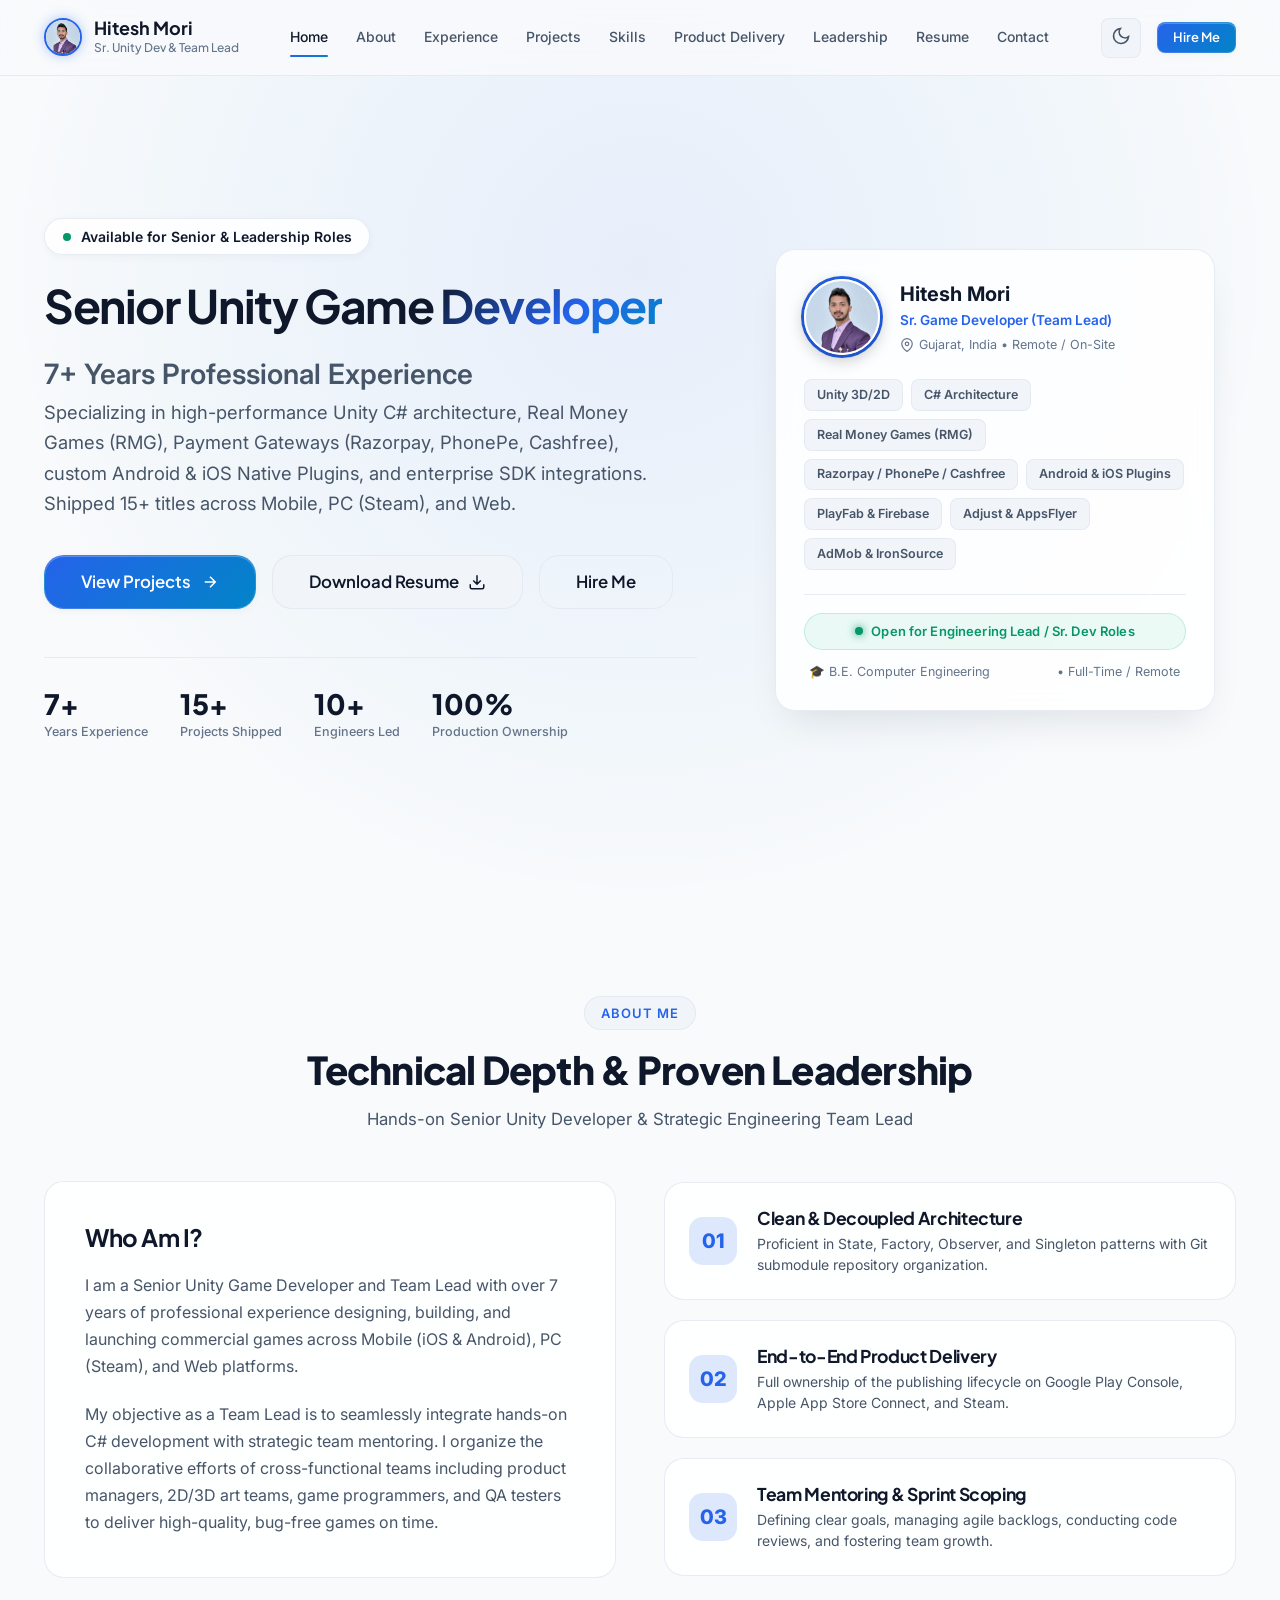
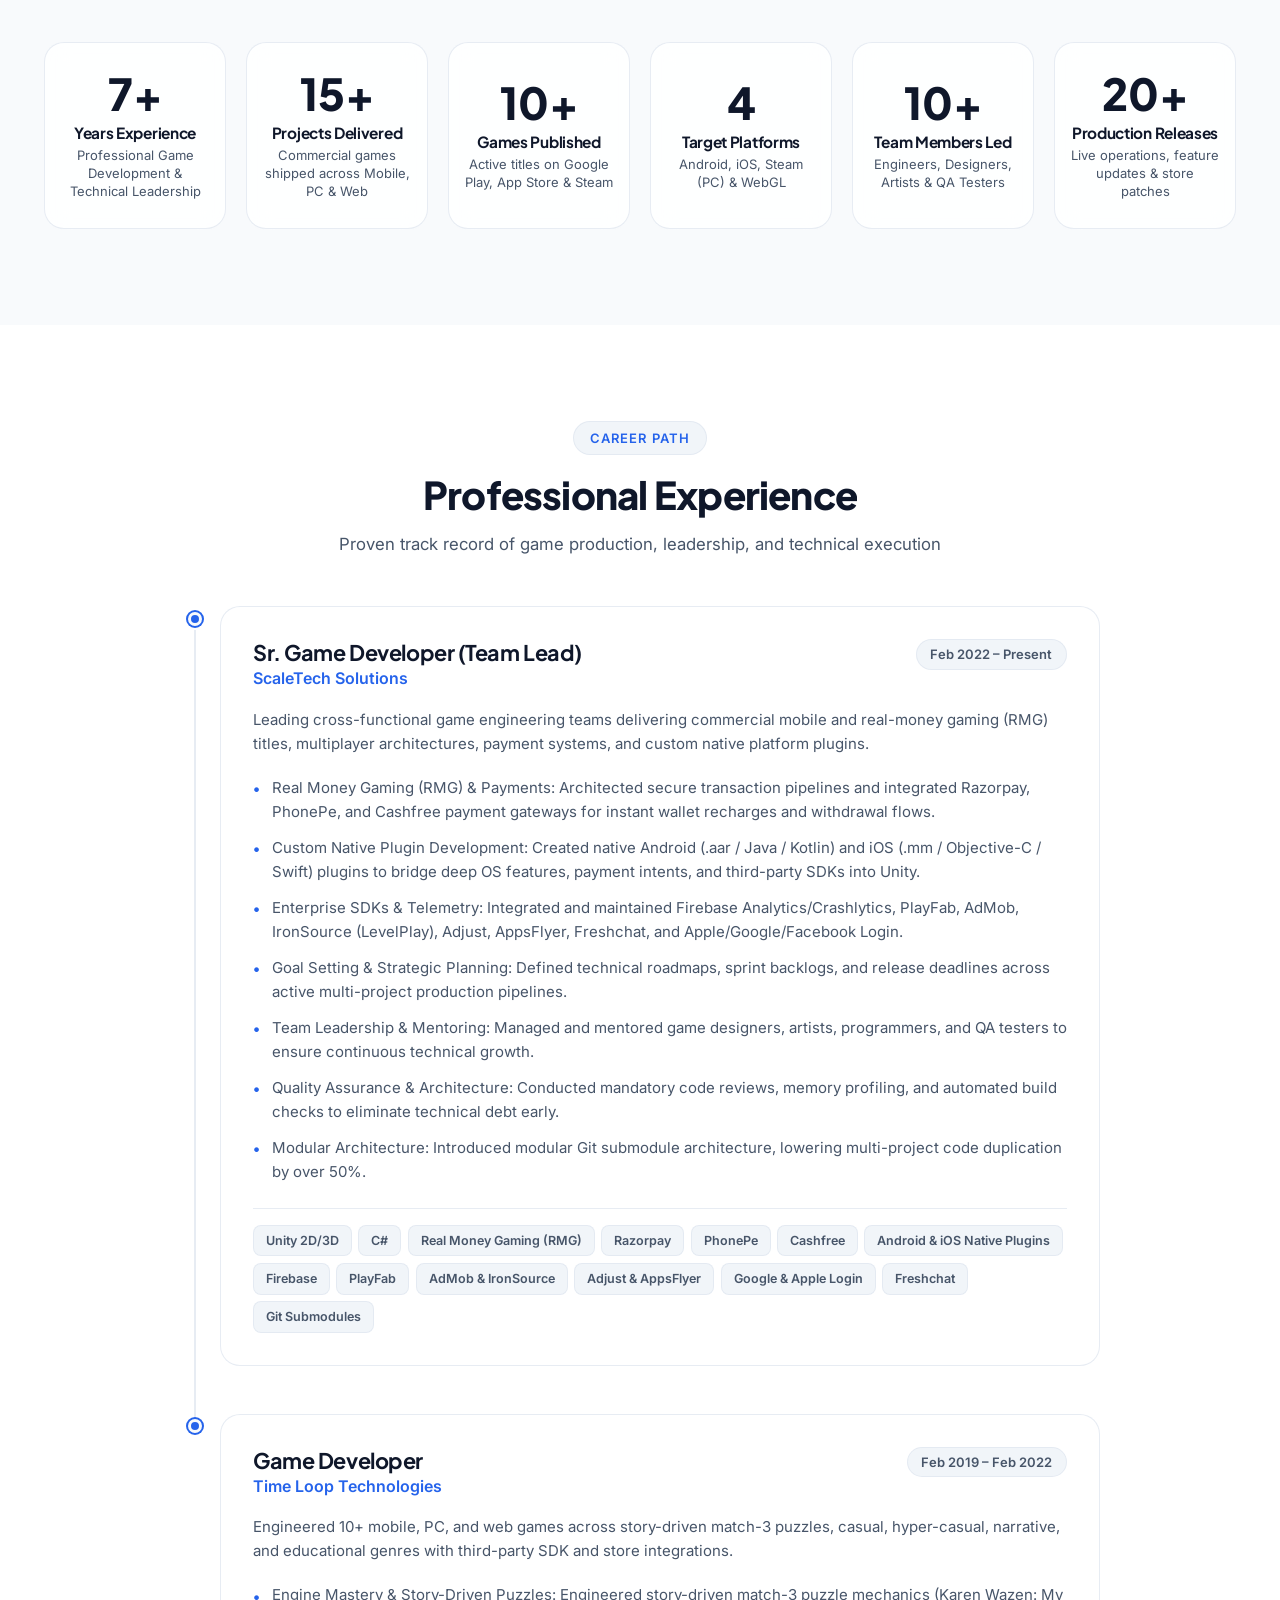
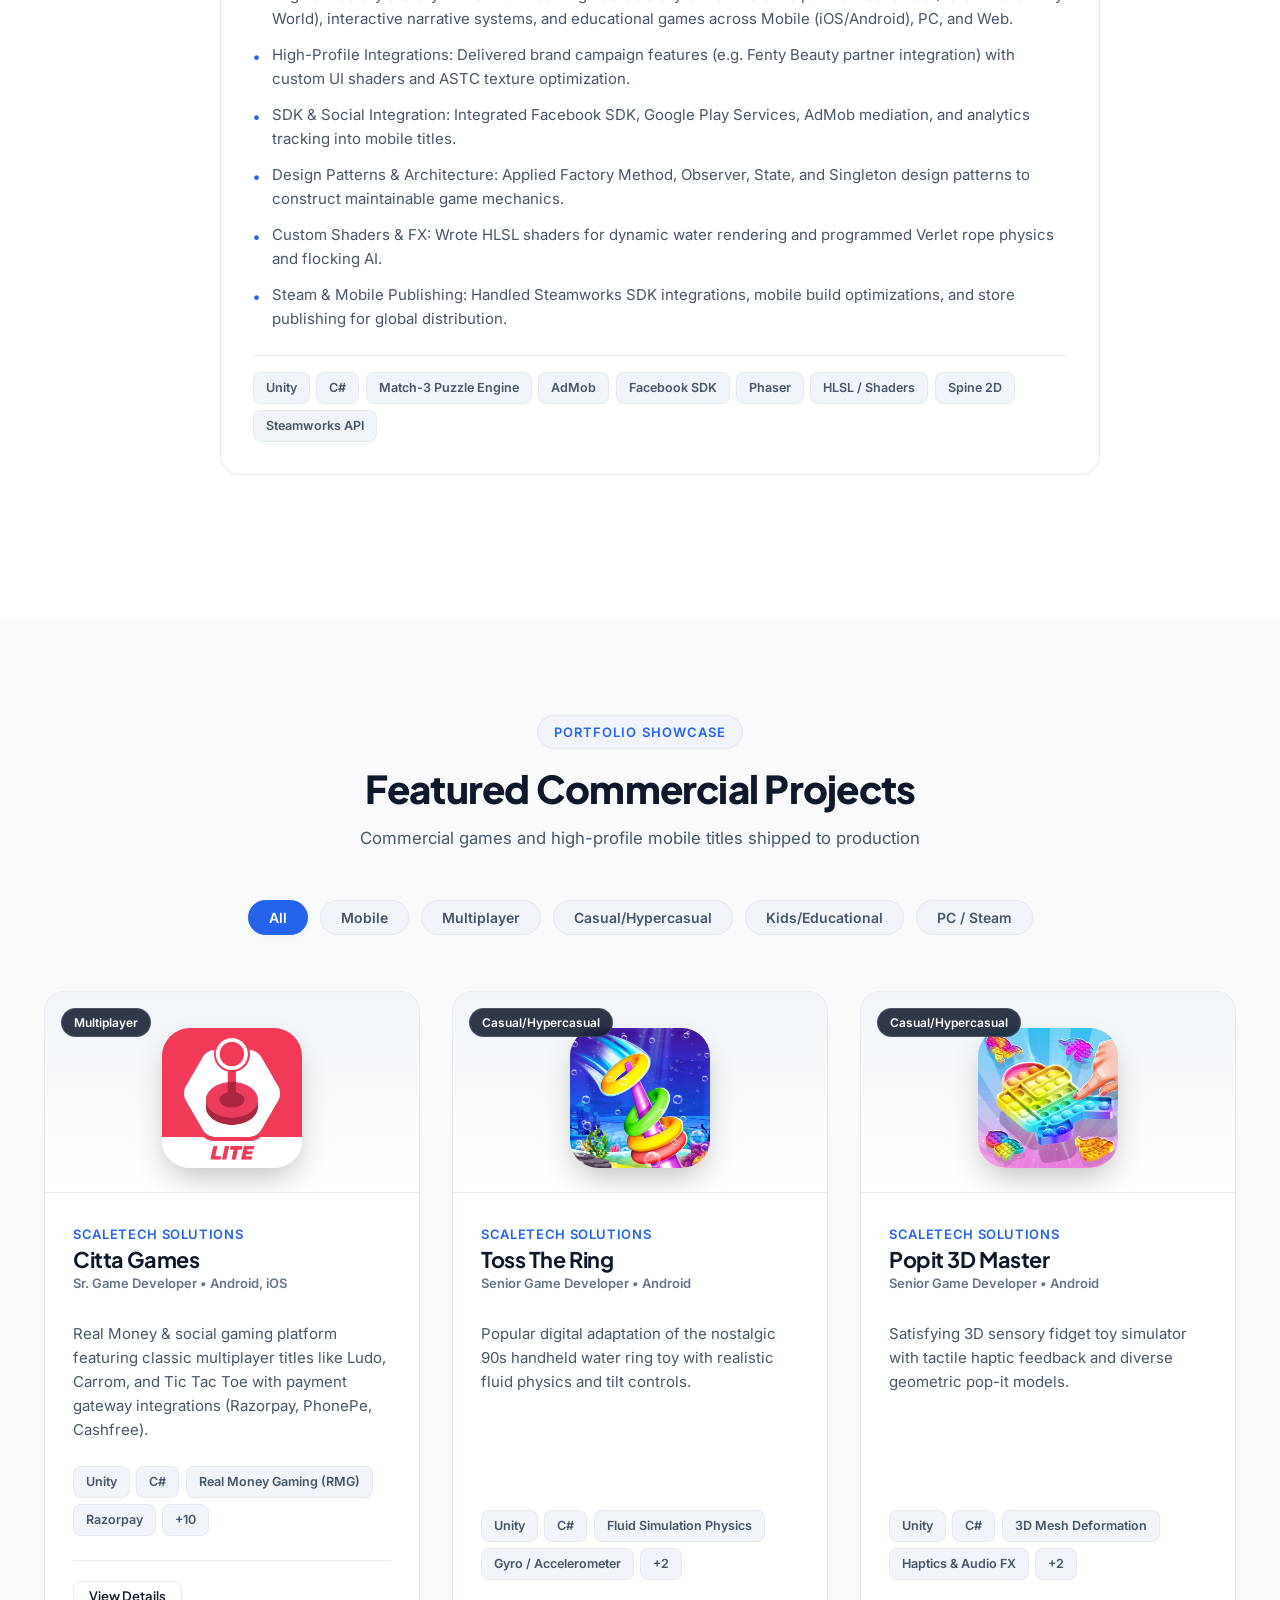
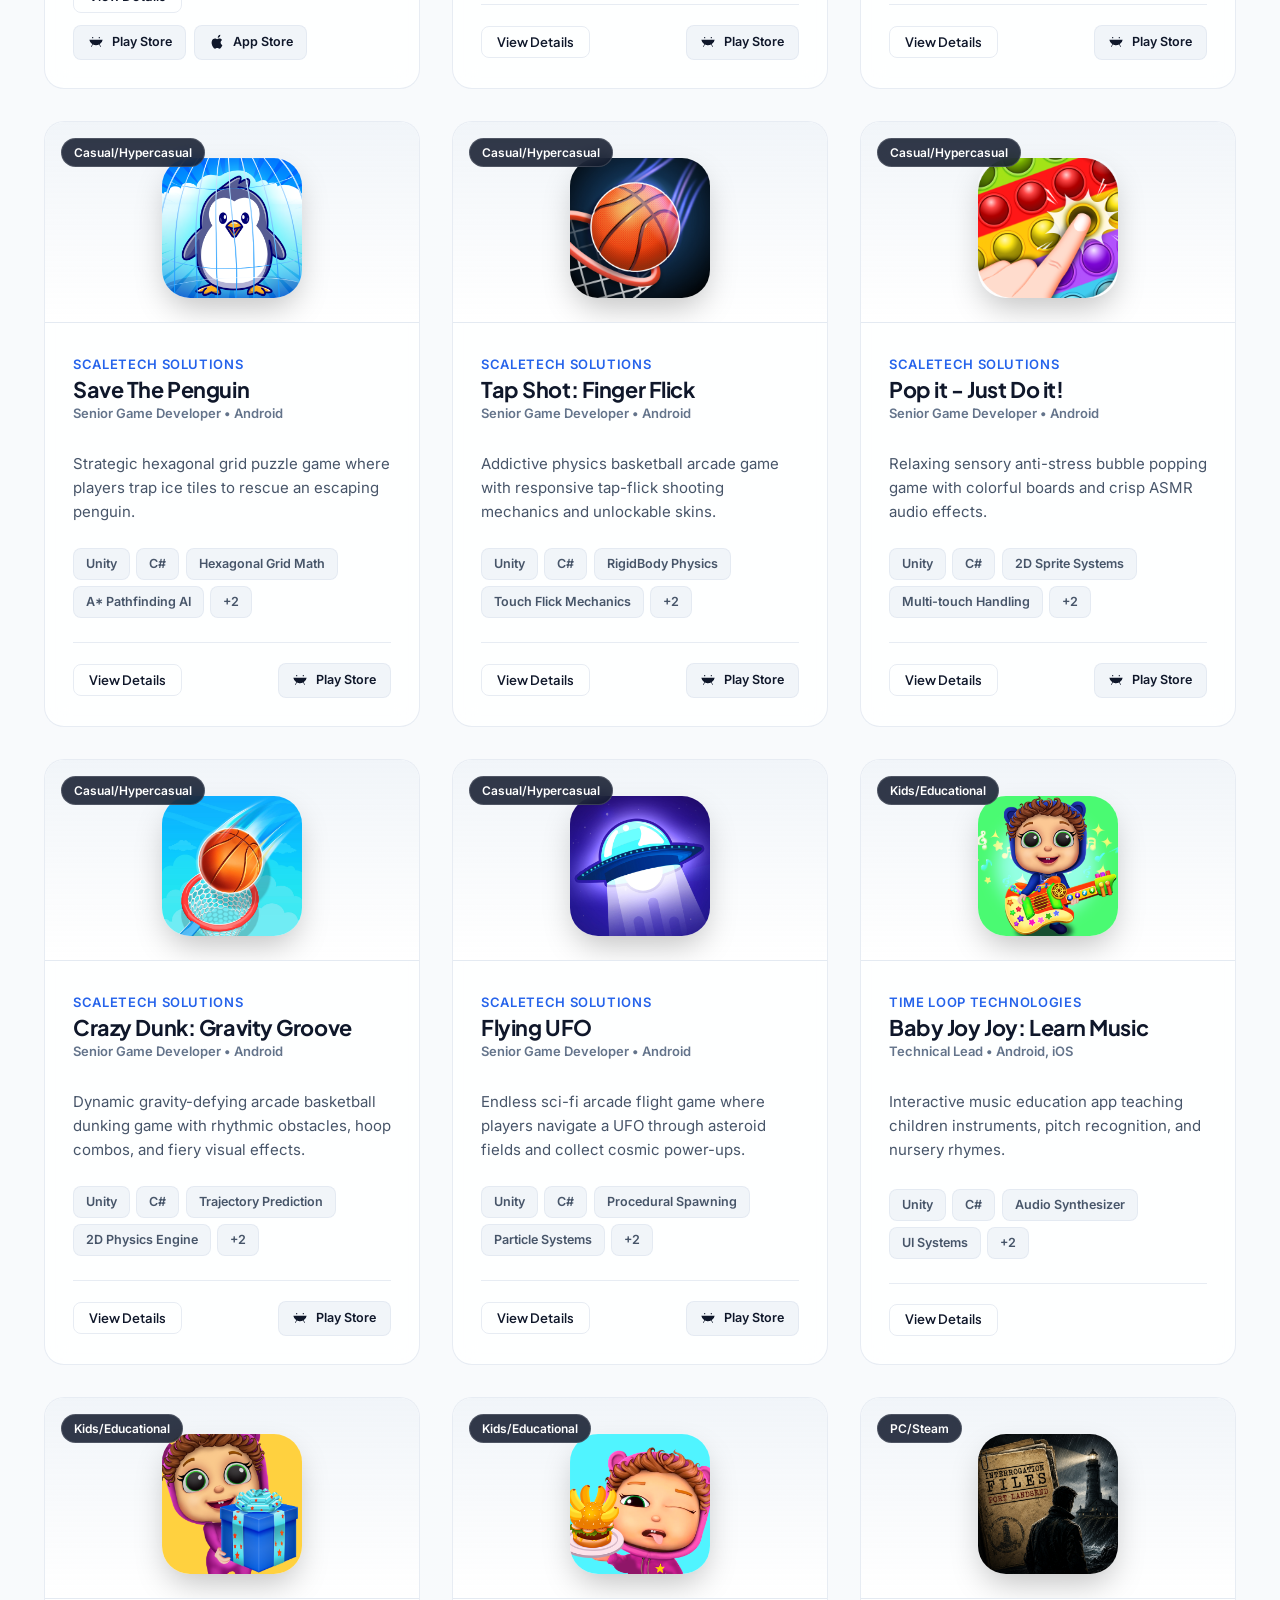
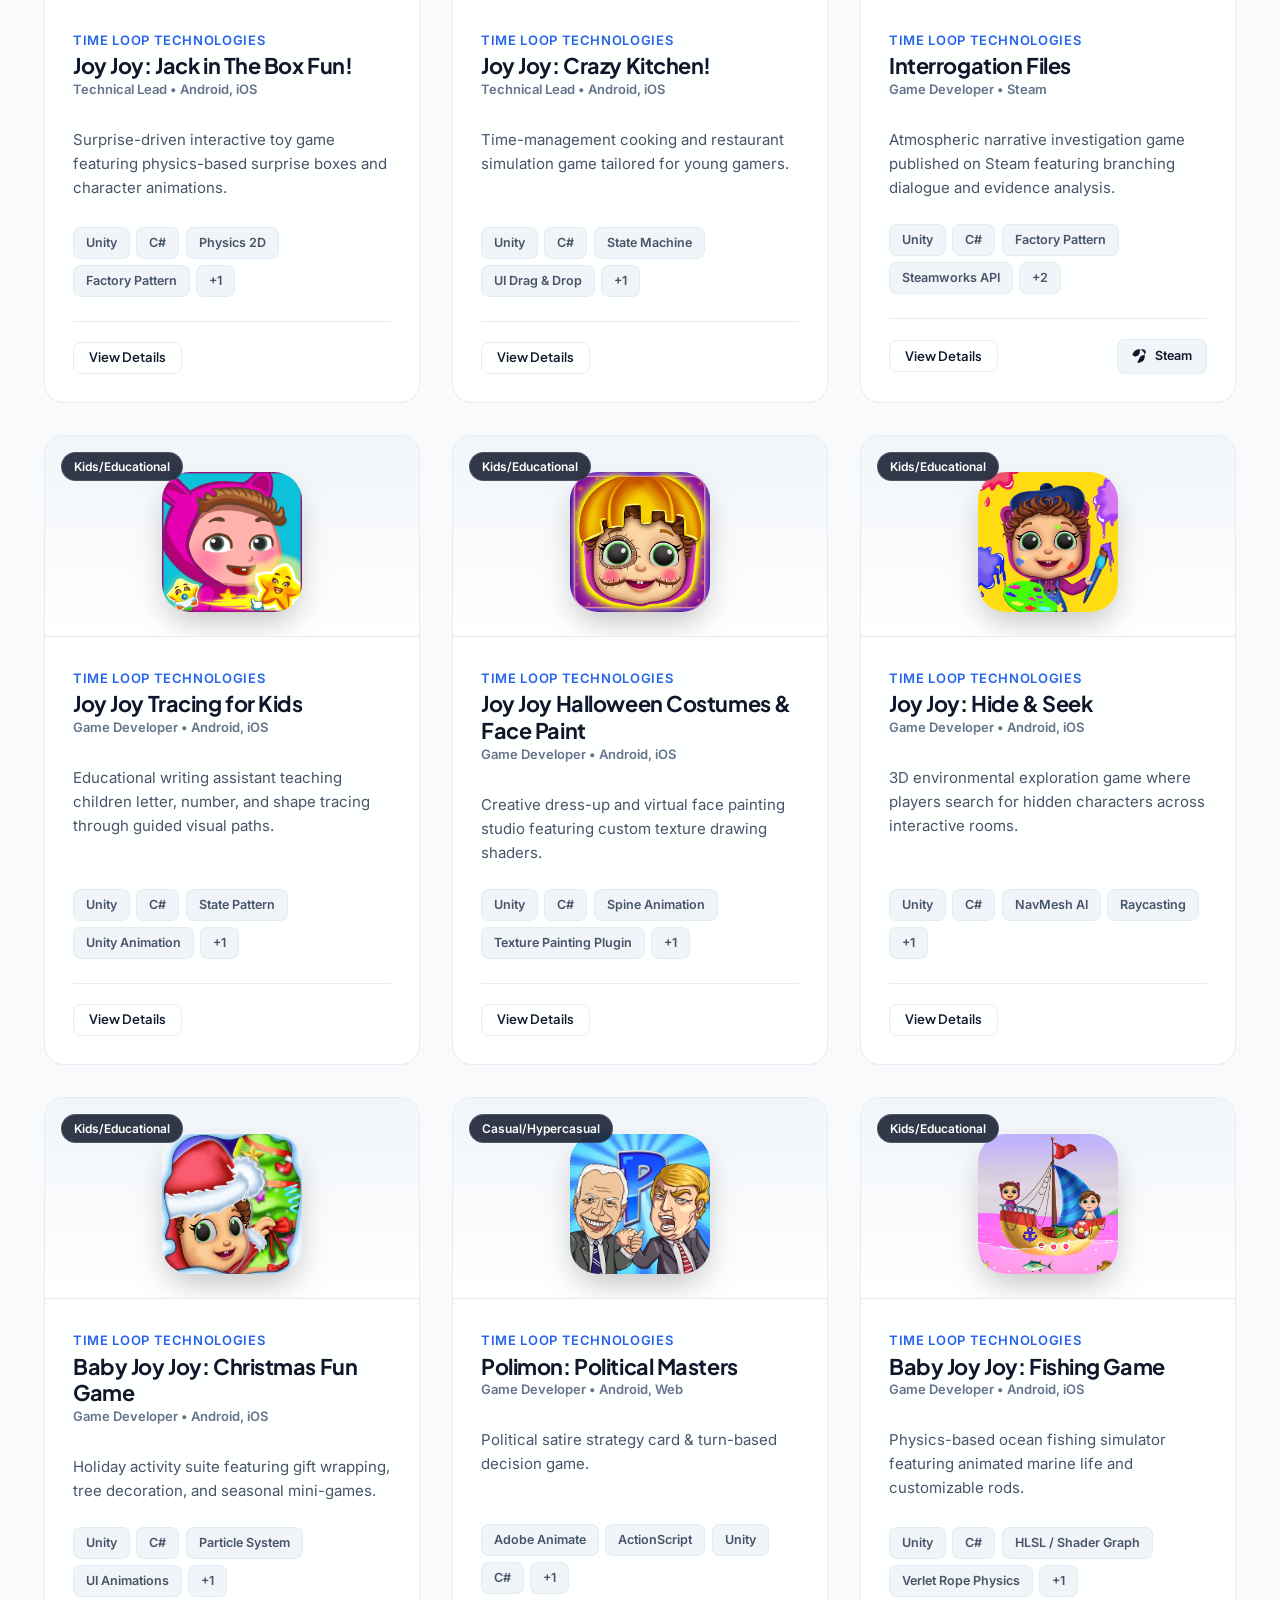
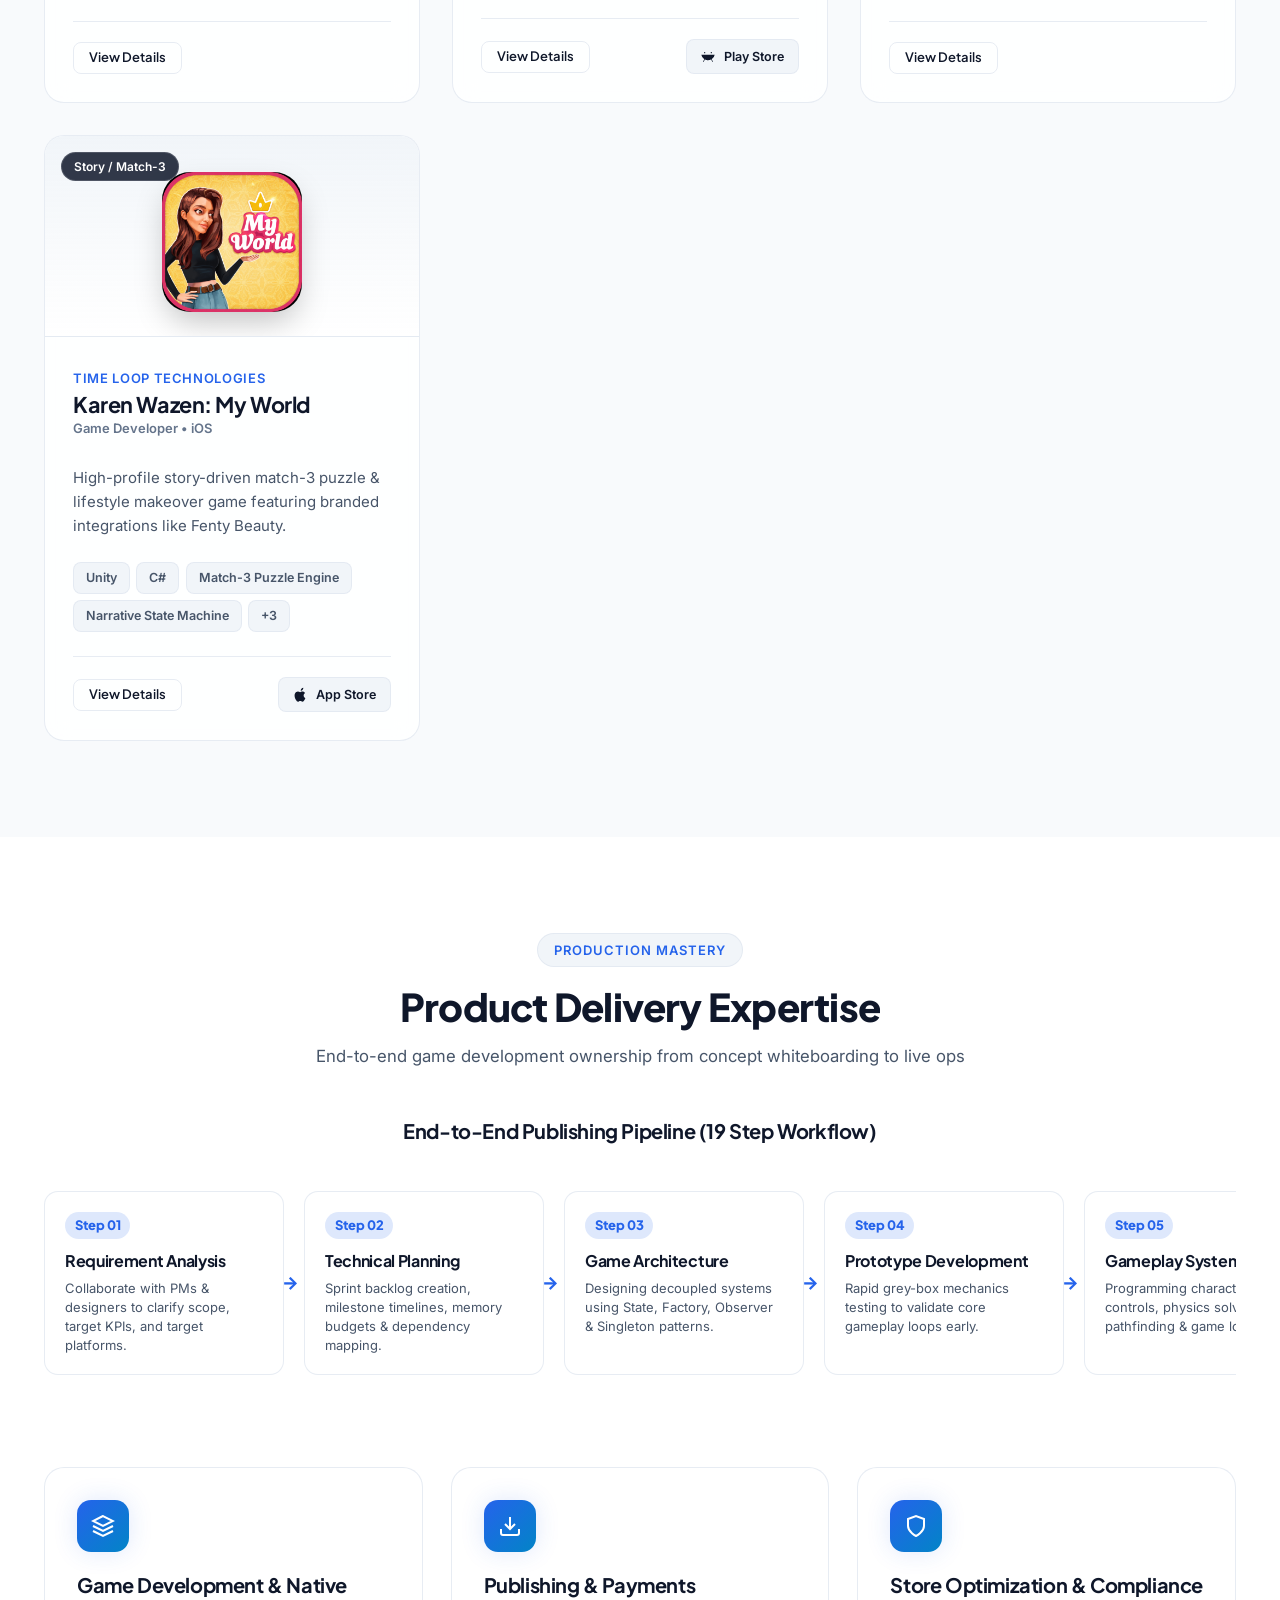
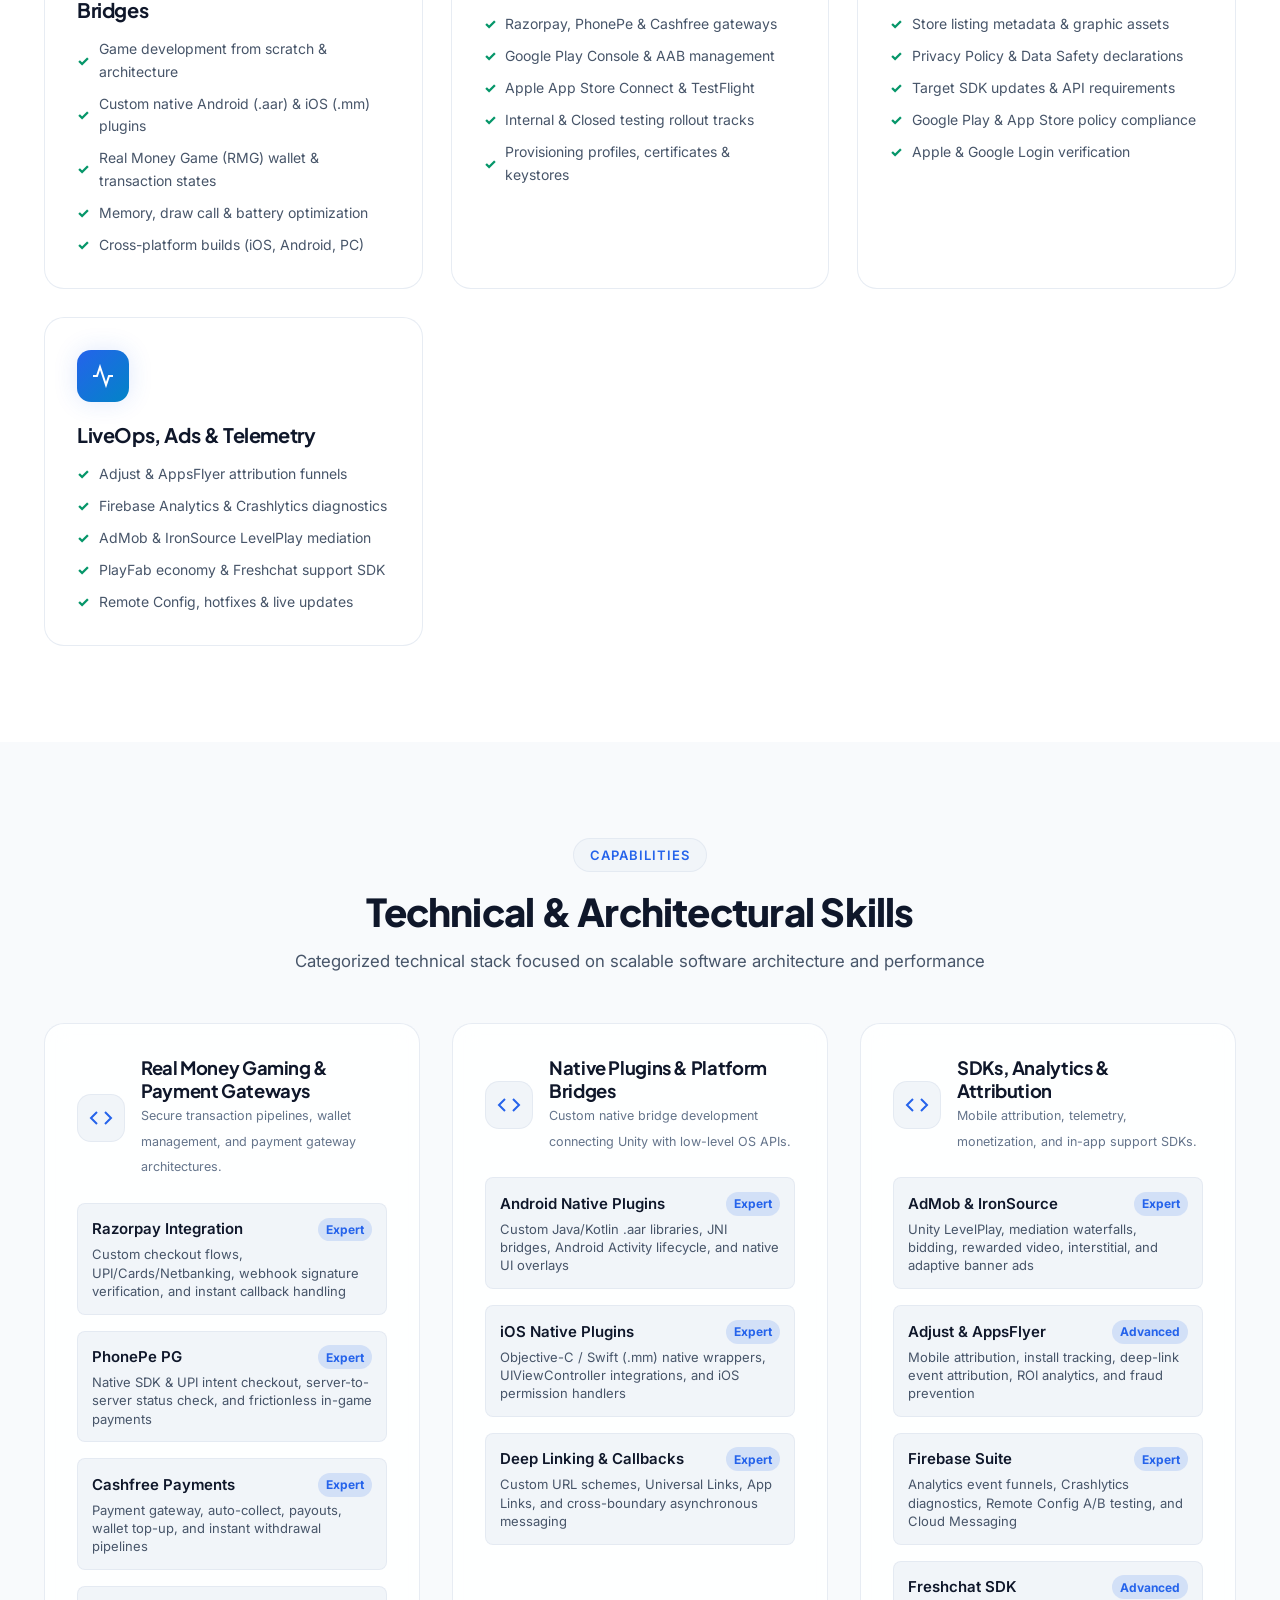
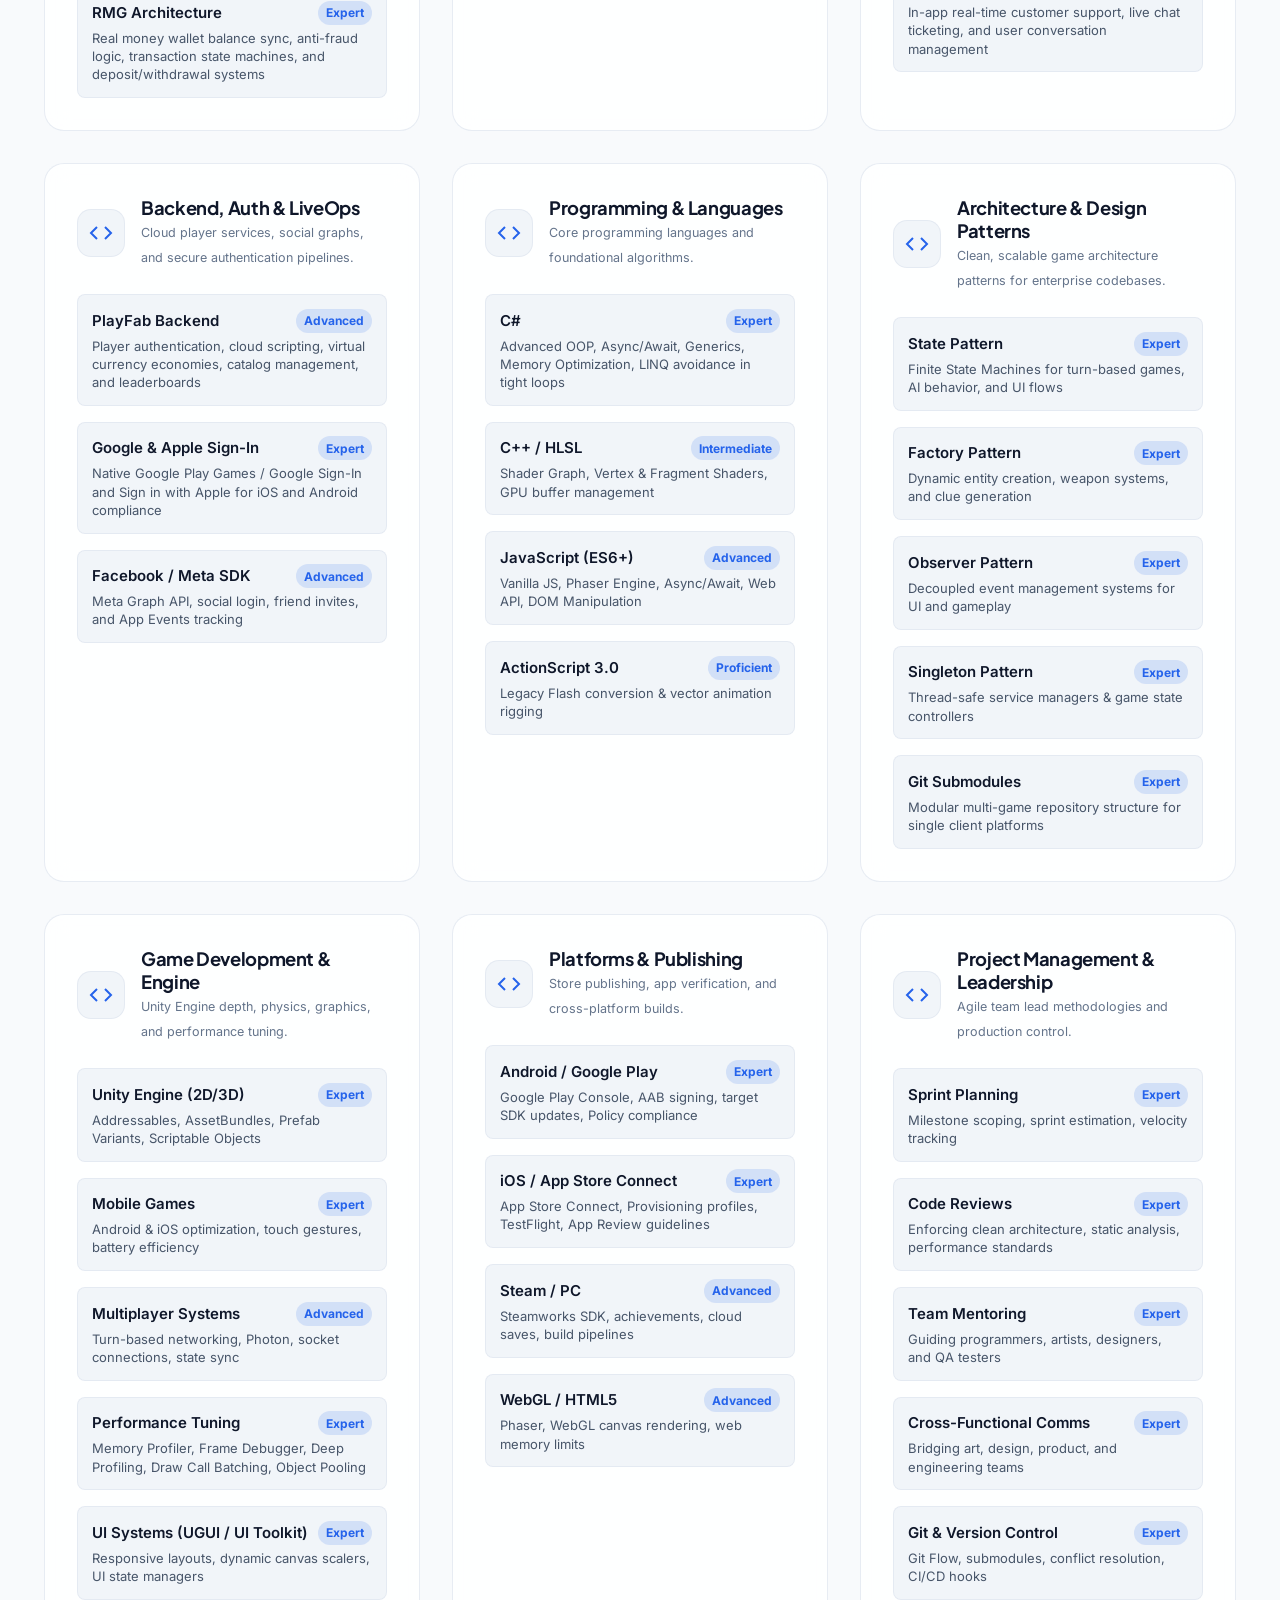
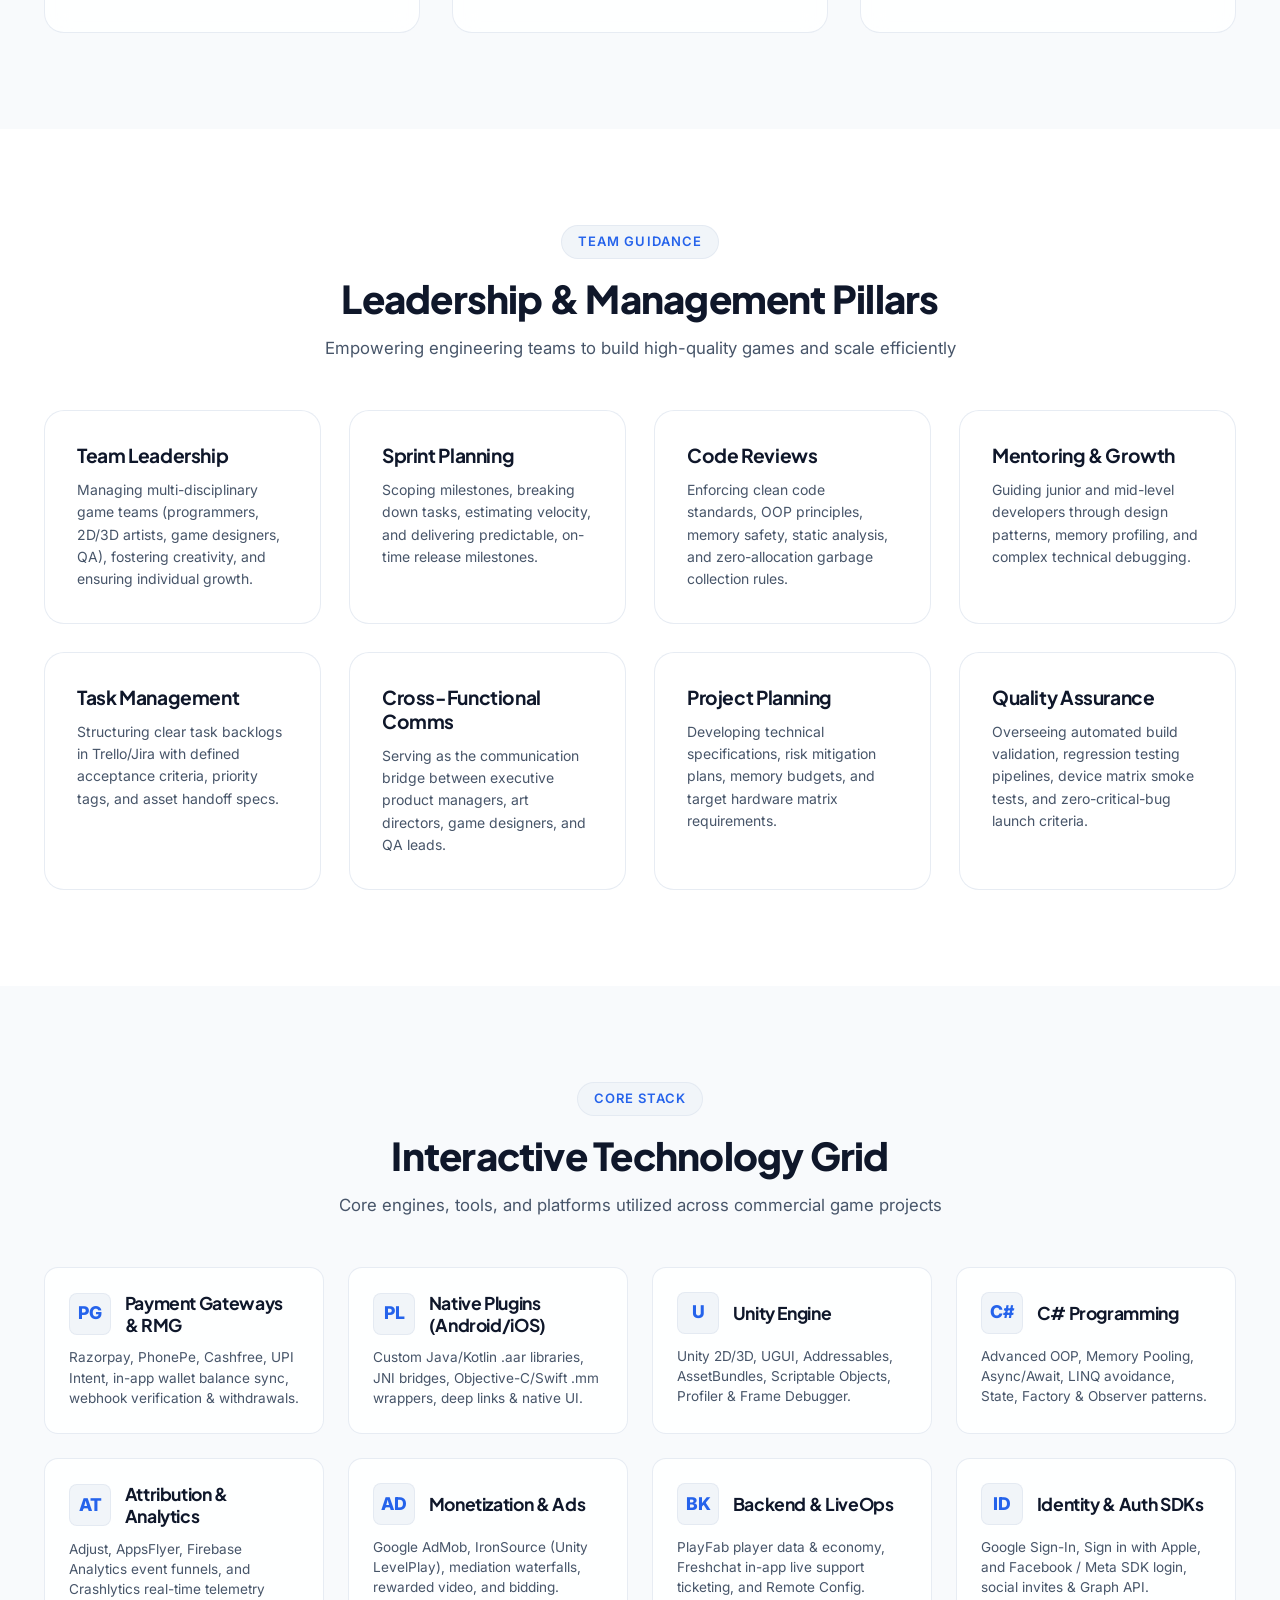
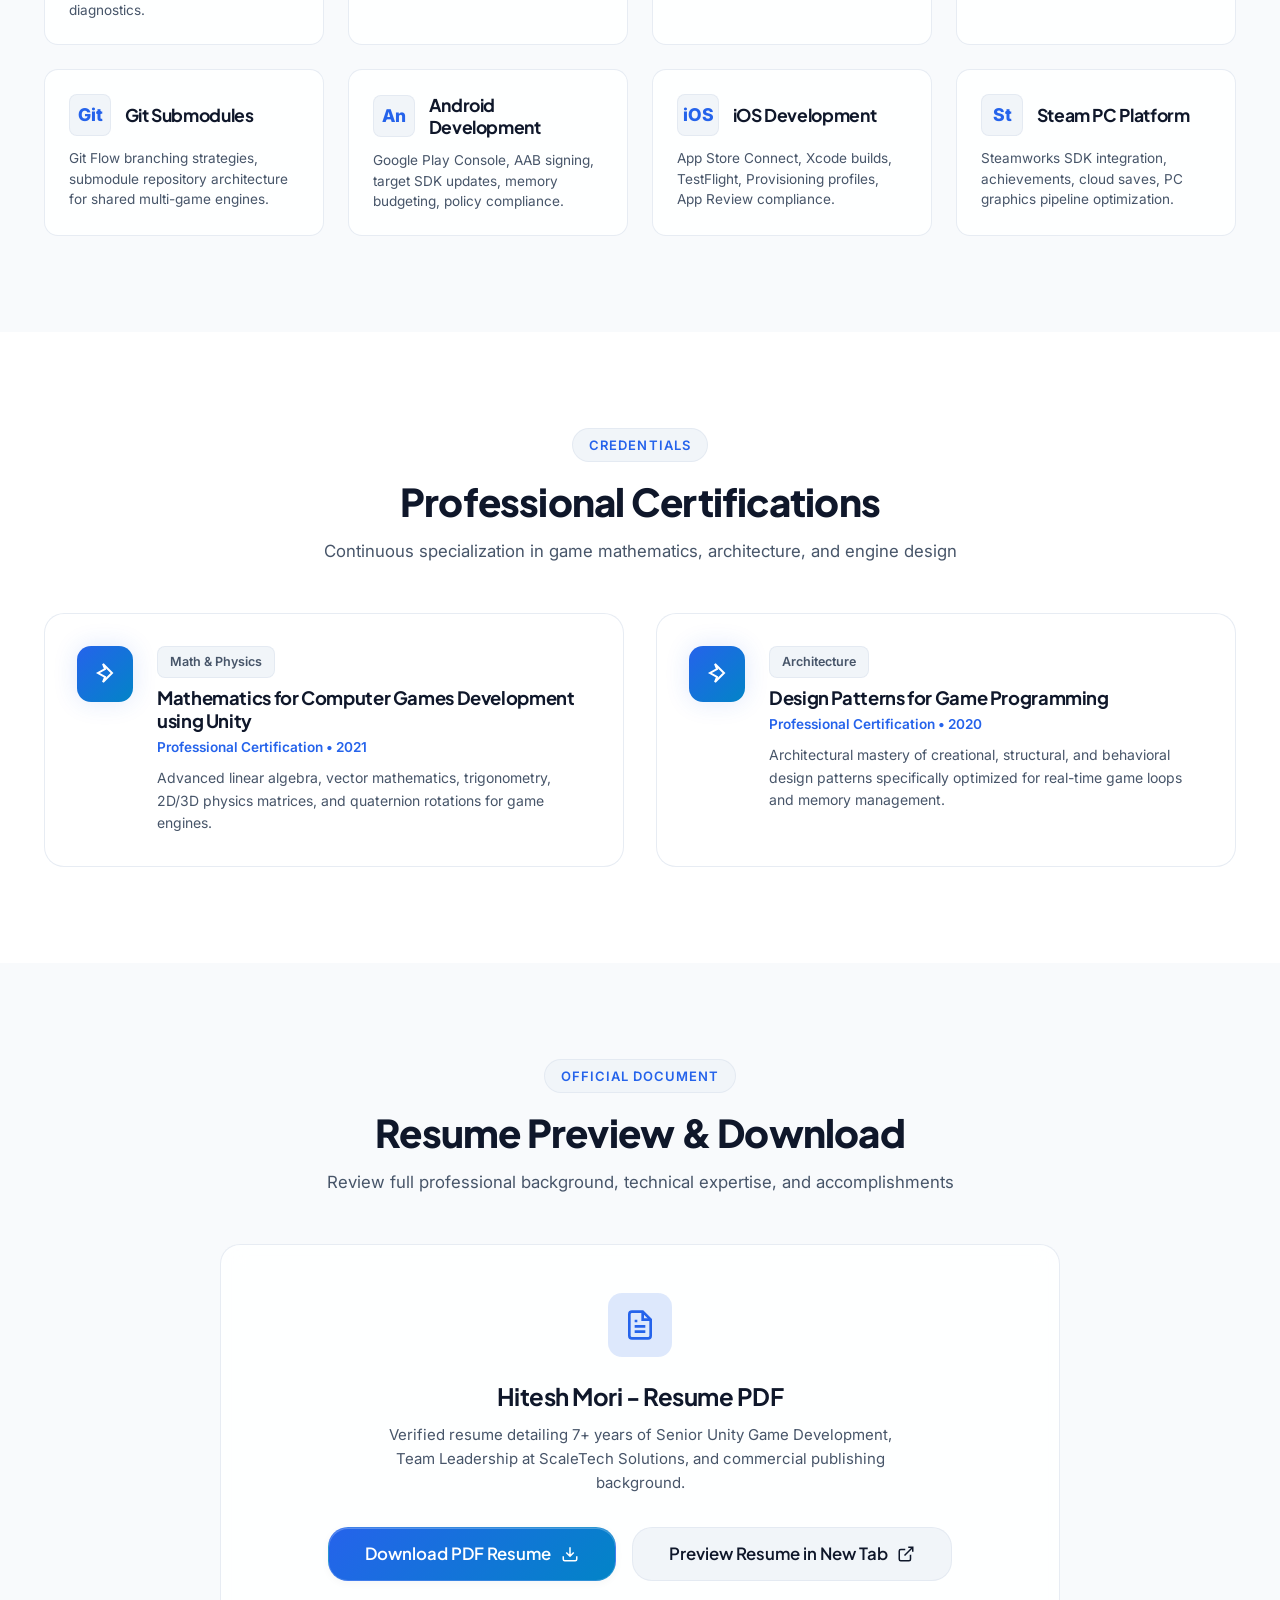
<file: index.html>
<!DOCTYPE html>
<html lang="en" data-theme="dark">
<head>
  <meta charset="UTF-8">
  <meta name="viewport" content="width=device-width, initial-scale=1.0">

  <!-- Google Search Console Verification -->
  <meta name="google-site-verification" content="1wYJpnVH0Ro0N01bdERvS7yZgnea5ppMRaSTuEd9ys8" />

  <!-- Primary SEO Meta Tags -->
  <title>Hitesh Mori | Senior Unity Game Developer & Team Lead</title>
  <meta name="title" content="Hitesh Mori | Senior Unity Game Developer & Team Lead">
  <meta name="description" content="Official portfolio of Hitesh Mori, Senior Unity Game Developer and Team Lead with 7+ years of experience in Unity 2D/3D, C# Game Architecture, Real Money Games (RMG), Payment Gateways (Razorpay, PhonePe, Cashfree), Native Android & iOS Plugins, SDK Integrations (Firebase, PlayFab, AdMob, Adjust, AppsFlyer), and Store Publishing.">
  <meta name="keywords" content="Hitesh Mori, Senior Unity Developer, Unity Team Lead, Real Money Games Unity, Razorpay Unity, PhonePe Unity, Cashfree Unity, Android Native Plugin Unity, iOS Native Plugin Unity, PlayFab Unity, Firebase Unity, AdMob IronSource, Adjust AppsFlyer, Unity Developer India">
  <meta name="author" content="Hitesh Mori">
  <meta name="robots" content="index, follow, max-snippet:-1, max-image-preview:large, max-video-preview:-1">
  <link rel="canonical" href="https://hitesh276.github.io/portfolio/">

  <!-- Geographic / Location Meta Tags -->
  <meta name="geo.region" content="IN-GJ">
  <meta name="geo.placename" content="Ahmedabad, Gujarat, India">
  <meta name="geo.position" content="23.0225;72.5714">
  <meta name="ICBM" content="23.0225, 72.5714">

  <!-- Mobile & Browser Appearance -->
  <meta name="theme-color" content="#0a0f1d">
  <meta name="mobile-web-app-capable" content="yes">
  <meta name="apple-mobile-web-app-capable" content="yes">
  <meta name="apple-mobile-web-app-status-bar-style" content="black-translucent">
  <meta name="apple-mobile-web-app-title" content="Hitesh Mori">

  <!-- Open Graph / Facebook / LinkedIn / Discord -->
  <meta property="og:type" content="profile">
  <meta property="og:site_name" content="Hitesh Mori Portfolio">
  <meta property="og:url" content="https://hitesh276.github.io/portfolio/">
  <meta property="og:title" content="Hitesh Mori | Senior Unity Game Developer & Team Lead">
  <meta property="og:description" content="Senior Unity Game Developer & Team Lead with 7+ years building commercial games, Real Money Games (RMG), Payment Gateways (Razorpay, PhonePe, Cashfree), Native Plugins (Android/iOS), and LiveOps SDKs.">
  <meta property="og:image" content="https://hitesh276.github.io/portfolio/assets/images/hitesh_mori.jpg">
  <meta property="og:image:secure_url" content="https://hitesh276.github.io/portfolio/assets/images/hitesh_mori.jpg">
  <meta property="og:image:type" content="image/jpeg">
  <meta property="og:image:width" content="800">
  <meta property="og:image:height" content="800">
  <meta property="og:image:alt" content="Hitesh Mori - Senior Unity Game Developer & Team Lead">
  <meta property="og:locale" content="en_US">
  <meta property="profile:first_name" content="Hitesh">
  <meta property="profile:last_name" content="Mori">
  <meta property="profile:username" content="hitesh276">

  <!-- Twitter Cards -->
  <meta name="twitter:card" content="summary_large_image">
  <meta name="twitter:url" content="https://hitesh276.github.io/portfolio/">
  <meta name="twitter:title" content="Hitesh Mori | Senior Unity Game Developer & Team Lead">
  <meta name="twitter:description" content="Senior Unity Game Developer & Team Lead with 7+ years building commercial games across Mobile (iOS/Android), PC (Steam), Real Money Games, and native plugins.">
  <meta name="twitter:image" content="https://hitesh276.github.io/portfolio/assets/images/hitesh_mori.jpg">
  <meta name="twitter:image:alt" content="Hitesh Mori - Senior Unity Game Developer">

  <!-- Favicon / Site Icon -->
  <link rel="icon" type="image/jpeg" href="assets/images/hitesh_mori.jpg">
  <link rel="apple-touch-icon" href="assets/images/hitesh_mori.jpg">

  <!-- Stylesheet -->
  <link rel="stylesheet" href="assets/css/style.css?v=8">

  <!-- Structured Data (JSON-LD) - Schema.org Graph -->
  <script type="application/ld+json">
  {
    "@context": "https://schema.org",
    "@graph": [
      {
        "@type": "Person",
        "@id": "https://hitesh276.github.io/portfolio/#person",
        "name": "Hitesh Mori",
        "givenName": "Hitesh",
        "familyName": "Mori",
        "jobTitle": "Senior Unity Game Developer & Team Lead",
        "description": "Senior Unity Game Developer & Team Lead with 7+ years of experience leading game engineering teams, architecting scalable gameplay systems, Real Money Gaming (RMG) architectures, payment gateway integrations, and publishing games to Google Play, Apple App Store, and Steam.",
        "image": "https://hitesh276.github.io/portfolio/assets/images/hitesh_mori.jpg",
        "url": "https://hitesh276.github.io/portfolio/",
        "email": "mailto:morihitesh3327@gmail.com",
        "telephone": "+91 7874504650",
        "address": {
          "@type": "PostalAddress",
          "addressLocality": "Ahmedabad",
          "addressRegion": "Gujarat",
          "addressCountry": "India"
        },
        "worksFor": {
          "@type": "Organization",
          "name": "ScaleTech Solutions"
        },
        "sameAs": [
          "https://github.com/hitesh276",
          "https://www.linkedin.com/in/hitesh-mori-unity-developer/"
        ],
        "knowsAbout": [
          "Unity Game Engine",
          "Unity 2D/3D",
          "C# Programming",
          "Real Money Gaming (RMG)",
          "Payment Gateways (Razorpay, PhonePe, Cashfree)",
          "Android Native Plugins (.aar / JNI)",
          "iOS Native Plugins (.mm / Swift / Objective-C)",
          "Firebase Analytics & Crashlytics",
          "PlayFab Backend & CloudScript",
          "Google AdMob & IronSource (LevelPlay)",
          "Adjust & AppsFlyer Attribution",
          "Freshchat Customer Support SDK",
          "Google Sign-In & Apple Login",
          "Facebook / Meta SDK",
          "Game Architecture",
          "State Pattern",
          "Factory Pattern",
          "Object Pooling",
          "Multiplayer Networking",
          "Google Play Console",
          "App Store Connect",
          "Steamworks",
          "LiveOps & Game Optimization"
        ]
      },
      {
        "@type": "WebSite",
        "@id": "https://hitesh276.github.io/portfolio/#website",
        "url": "https://hitesh276.github.io/portfolio/",
        "name": "Hitesh Mori - Senior Unity Game Developer Portfolio",
        "description": "Portfolio of Hitesh Mori showcasing commercial game projects, technical architecture, and game development leadership experience.",
        "publisher": {
          "@id": "https://hitesh276.github.io/portfolio/#person"
        },
        "inLanguage": "en-US"
      },
      {
        "@type": "ProfilePage",
        "@id": "https://hitesh276.github.io/portfolio/#webpage",
        "url": "https://hitesh276.github.io/portfolio/",
        "name": "Hitesh Mori | Senior Unity Game Developer & Team Lead",
        "isPartOf": {
          "@id": "https://hitesh276.github.io/portfolio/#website"
        },
        "about": {
          "@id": "https://hitesh276.github.io/portfolio/#person"
        },
        "mainEntity": {
          "@id": "https://hitesh276.github.io/portfolio/#person"
        }
      }
    ]
  }
  </script>
</head>
<body>

  <!-- Sticky Navigation Bar -->
  <header class="navbar" id="navbar">
    <div class="container navbar__inner">
      <a href="#home" class="navbar__brand" aria-label="Hitesh Mori Homepage">
        <img src="assets/images/hitesh_mori.jpg" alt="Hitesh Mori" class="navbar__logo-img" width="38" height="38">
        <div class="navbar__title-wrapper">
          <span class="navbar__title">Hitesh Mori</span>
          <span class="navbar__subtitle">Sr. Unity Dev & Team Lead</span>
        </div>
      </a>

      <nav class="navbar__menu" id="navMenu" aria-label="Main Navigation">
        <a href="#home" class="navbar__link navbar__link--active">Home</a>
        <a href="#about" class="navbar__link">About</a>
        <a href="#experience" class="navbar__link">Experience</a>
        <a href="#projects" class="navbar__link">Projects</a>
        <a href="#skills" class="navbar__link">Skills</a>
        <a href="#delivery" class="navbar__link">Product Delivery</a>
        <a href="#leadership" class="navbar__link">Leadership</a>
        <a href="#resume" class="navbar__link">Resume</a>
        <a href="#contact" class="navbar__link">Contact</a>
      </nav>

      <div class="navbar__actions">
        <button class="theme-toggle" id="themeToggle" aria-label="Toggle Theme">
          <span id="themeIcon">
            <!-- Icon rendered dynamically via theme.js -->
          </span>
        </button>
        <a href="https://mail.google.com/mail/?view=cm&fs=1&to=morihitesh3327@gmail.com&su=Senior+Unity+Game+Developer+Opportunity" target="_blank" rel="noopener" class="btn btn--primary btn--sm">Hire Me</a>
        <button class="navbar__mobile-toggle" id="mobileToggle" aria-label="Open navigation menu" aria-expanded="false">
          <svg viewBox="0 0 24 24" width="24" height="24" fill="none" stroke="currentColor" stroke-width="2">
            <line x1="3" y1="12" x2="21" y2="12"></line>
            <line x1="3" y1="6" x2="21" y2="6"></line>
            <line x1="3" y1="18" x2="21" y2="18"></line>
          </svg>
        </button>
      </div>
    </div>
  </header>

  <main>
    <!-- HERO SECTION -->
    <section class="hero" id="home">
      <div class="container hero__grid">
        <div class="hero__content">
          <div class="hero__badge">
            <span class="hero__badge-pulse"></span>
            Available for Senior & Leadership Roles
          </div>

          <h1 class="hero__title">
            Senior Unity Game <span class="text-gradient">Developer</span>
          </h1>

          <span class="hero__role">7+ Years Professional Experience</span>

          <p class="hero__summary">
            Specializing in high-performance Unity C# architecture, Real Money Games (RMG), Payment Gateways (Razorpay, PhonePe, Cashfree), custom Android & iOS Native Plugins, and enterprise SDK integrations. Shipped 15+ titles across Mobile, PC (Steam), and Web.
          </p>

          <div class="hero__actions">
            <a href="#projects" class="btn btn--primary btn--lg">
              View Projects
              <svg viewBox="0 0 24 24" width="18" height="18" fill="none" stroke="currentColor" stroke-width="2"><path d="M5 12h14M12 5l7 7-7 7"/></svg>
            </a>
            <a href="assets/Resume/Resume.pdf" target="_blank" download class="btn btn--secondary btn--lg">
              Download Resume
              <svg viewBox="0 0 24 24" width="18" height="18" fill="none" stroke="currentColor" stroke-width="2"><path d="M21 15v4a2 2 0 0 1-2 2H5a2 2 0 0 1-2-2v-4M7 10l5 5 5-5M12 15V3"/></svg>
            </a>
            <a href="https://mail.google.com/mail/?view=cm&fs=1&to=morihitesh3327@gmail.com&su=Senior+Unity+Game+Developer+Opportunity" target="_blank" rel="noopener" class="btn btn--outline btn--lg">Hire Me</a>
          </div>

          <div class="hero__stats-strip">
            <div class="hero__stat-item">
              <span class="hero__stat-num">7+</span>
              <span class="hero__stat-label">Years Experience</span>
            </div>
            <div class="hero__stat-item">
              <span class="hero__stat-num">15+</span>
              <span class="hero__stat-label">Projects Shipped</span>
            </div>
            <div class="hero__stat-item">
              <span class="hero__stat-num">10+</span>
              <span class="hero__stat-label">Engineers Led</span>
            </div>
            <div class="hero__stat-item">
              <span class="hero__stat-num">100%</span>
              <span class="hero__stat-label">Production Ownership</span>
            </div>
          </div>
        </div>

        <div class="hero__visual">
          <div class="hero__card">
            <div class="hero__profile-header">
              <img src="assets/images/hitesh_mori.jpg" alt="Hitesh Mori - Senior Unity Game Developer" class="hero__avatar-img" width="76" height="76" loading="eager">
              <div class="hero__profile-info">
                <span class="hero__profile-name">Hitesh Mori</span>
                <span class="hero__profile-title">Sr. Game Developer (Team Lead)</span>
                <span class="hero__profile-location">
                  <svg viewBox="0 0 24 24" width="14" height="14" fill="none" stroke="currentColor" stroke-width="2"><path d="M21 10c0 7-9 13-9 13s-9-6-9-13a9 9 0 0 1 18 0z"></path><circle cx="12" cy="10" r="3"></circle></svg>
                  Gujarat, India • Remote / On-Site
                </span>
              </div>
            </div>

            <div class="hero__pills">
              <span class="tech-pill">Unity 3D/2D</span>
              <span class="tech-pill">C# Architecture</span>
              <span class="tech-pill">Real Money Games (RMG)</span>
              <span class="tech-pill">Razorpay / PhonePe / Cashfree</span>
              <span class="tech-pill">Android & iOS Plugins</span>
              <span class="tech-pill">PlayFab & Firebase</span>
              <span class="tech-pill">Adjust & AppsFlyer</span>
              <span class="tech-pill">AdMob & IronSource</span>
            </div>

            <div class="hero__card-footer">
              <div class="hero__status-online">
                <span class="hero__status-dot"></span>
                <span>Open for Engineering Lead / Sr. Dev Roles</span>
              </div>
              <div class="hero__card-meta">
                <span>🎓 B.E. Computer Engineering</span>
                <span>• Full-Time / Remote</span>
              </div>
            </div>
          </div>
        </div>
      </div>
    </section>

    <!-- ABOUT SECTION -->
    <section class="section" id="about">
      <div class="container">
        <div class="section-header">
          <span class="section-header__badge">About Me</span>
          <h2 class="section-header__title">Technical Depth & Proven Leadership</h2>
          <p class="section-header__subtitle">Hands-on Senior Unity Developer & Strategic Engineering Team Lead</p>
        </div>

        <div class="about__grid">
          <div class="card about__bio-card">
            <h3 class="about__bio-title">Who Am I?</h3>
            <p class="about__bio-text">
              I am a Senior Unity Game Developer and Team Lead with over 7 years of professional experience designing, building, and launching commercial games across Mobile (iOS & Android), PC (Steam), and Web platforms.
            </p>
            <p class="about__bio-text">
              My objective as a Team Lead is to seamlessly integrate hands-on C# development with strategic team mentoring. I organize the collaborative efforts of cross-functional teams including product managers, 2D/3D art teams, game programmers, and QA testers to deliver high-quality, bug-free games on time.
            </p>
          </div>

          <div class="about__pillars">
            <div class="card about__pillar-item">
              <div class="about__pillar-num">01</div>
              <div>
                <h4 class="about__pillar-title">Clean & Decoupled Architecture</h4>
                <p class="about__pillar-desc">Proficient in State, Factory, Observer, and Singleton patterns with Git submodule repository organization.</p>
              </div>
            </div>

            <div class="card about__pillar-item">
              <div class="about__pillar-num">02</div>
              <div>
                <h4 class="about__pillar-title">End-to-End Product Delivery</h4>
                <p class="about__pillar-desc">Full ownership of the publishing lifecycle on Google Play Console, Apple App Store Connect, and Steam.</p>
              </div>
            </div>

            <div class="card about__pillar-item">
              <div class="about__pillar-num">03</div>
              <div>
                <h4 class="about__pillar-title">Team Mentoring & Sprint Scoping</h4>
                <p class="about__pillar-desc">Defining clear goals, managing agile backlogs, conducting code reviews, and fostering team growth.</p>
              </div>
            </div>
          </div>
        </div>

        <!-- Animated Statistics Grid -->
        <div id="statsContainer" class="stats-grid">
          <!-- Loaded dynamically via stats.js -->
        </div>
      </div>
    </section>

    <!-- CAREER TIMELINE SECTION -->
    <section class="section" id="experience" style="background:var(--bg-surface);">
      <div class="container">
        <div class="section-header">
          <span class="section-header__badge">Career Path</span>
          <h2 class="section-header__title">Professional Experience</h2>
          <p class="section-header__subtitle">Proven track record of game production, leadership, and technical execution</p>
        </div>

        <div id="timelineContainer" style="max-width:920px;margin:0 auto;">
          <!-- Loaded dynamically via timeline.js -->
        </div>
      </div>
    </section>

    <!-- PROJECT SHOWCASE SECTION -->
    <section class="section" id="projects">
      <div class="container">
        <div class="section-header">
          <span class="section-header__badge">Portfolio Showcase</span>
          <h2 class="section-header__title">Featured Commercial Projects</h2>
          <p class="section-header__subtitle">Commercial games and high-profile mobile titles shipped to production</p>
        </div>

        <!-- Category Filters -->
        <div id="projectFilters" style="display:flex;justify-content:center;gap:0.75rem;flex-wrap:wrap;margin-bottom:3rem;">
          <!-- Loaded dynamically via projects.js -->
        </div>

        <!-- Projects Grid -->
        <div id="projectsGrid" style="display:grid;grid-template-columns:repeat(auto-fill, minmax(340px, 1fr));gap:2rem;">
          <!-- Loaded dynamically via projects.js -->
        </div>
      </div>
    </section>

    <!-- PRODUCT DELIVERY EXPERTISE SECTION -->
    <section class="section" id="delivery" style="background:var(--bg-surface);">
      <div class="container">
        <div class="section-header">
          <span class="section-header__badge">Production Mastery</span>
          <h2 class="section-header__title">Product Delivery Expertise</h2>
          <p class="section-header__subtitle">End-to-end game development ownership from concept whiteboarding to live ops</p>
        </div>

        <!-- Interactive 19-Step Connected Workflow Diagram -->
        <div class="workflow">
          <h3 style="font-size:1.25rem;font-weight:700;margin-bottom:1.5rem;text-align:center;">
            End-to-End Publishing Pipeline (19 Step Workflow)
          </h3>
          <div class="workflow__track" id="workflowTrack">
            <!-- Loaded dynamically via workflow.js -->
          </div>
        </div>

        <!-- 4 Pillars Grid -->
        <div class="delivery-pillars" style="margin-top:4rem;">
          <div class="pillar-card">
            <div class="pillar-card__icon">
              <svg viewBox="0 0 24 24" width="24" height="24" fill="none" stroke="currentColor" stroke-width="2"><path d="M12 2L2 7l10 5 10-5-10-5zM2 17l10 5 10-5M2 12l10 5 10-5"/></svg>
            </div>
            <h3 class="pillar-card__title">Game Development & Native Bridges</h3>
            <div class="pillar-card__list">
              <div class="pillar-card__item"><span class="pillar-card__check">✓</span> Game development from scratch & architecture</div>
              <div class="pillar-card__item"><span class="pillar-card__check">✓</span> Custom native Android (.aar) & iOS (.mm) plugins</div>
              <div class="pillar-card__item"><span class="pillar-card__check">✓</span> Real Money Game (RMG) wallet & transaction states</div>
              <div class="pillar-card__item"><span class="pillar-card__check">✓</span> Memory, draw call & battery optimization</div>
              <div class="pillar-card__item"><span class="pillar-card__check">✓</span> Cross-platform builds (iOS, Android, PC)</div>
            </div>
          </div>

          <div class="pillar-card">
            <div class="pillar-card__icon">
              <svg viewBox="0 0 24 24" width="24" height="24" fill="none" stroke="currentColor" stroke-width="2"><path d="M21 15v4a2 2 0 0 1-2 2H5a2 2 0 0 1-2-2v-4M7 10l5 5 5-5M12 15V3"/></svg>
            </div>
            <h3 class="pillar-card__title">Publishing & Payments</h3>
            <div class="pillar-card__list">
              <div class="pillar-card__item"><span class="pillar-card__check">✓</span> Razorpay, PhonePe & Cashfree gateways</div>
              <div class="pillar-card__item"><span class="pillar-card__check">✓</span> Google Play Console & AAB management</div>
              <div class="pillar-card__item"><span class="pillar-card__check">✓</span> Apple App Store Connect & TestFlight</div>
              <div class="pillar-card__item"><span class="pillar-card__check">✓</span> Internal & Closed testing rollout tracks</div>
              <div class="pillar-card__item"><span class="pillar-card__check">✓</span> Provisioning profiles, certificates & keystores</div>
            </div>
          </div>

          <div class="pillar-card">
            <div class="pillar-card__icon">
              <svg viewBox="0 0 24 24" width="24" height="24" fill="none" stroke="currentColor" stroke-width="2"><path d="M12 22s8-4 8-10V5l-8-3-8 3v7c0 6 8 10 8 10z"/></svg>
            </div>
            <h3 class="pillar-card__title">Store Optimization & Compliance</h3>
            <div class="pillar-card__list">
              <div class="pillar-card__item"><span class="pillar-card__check">✓</span> Store listing metadata & graphic assets</div>
              <div class="pillar-card__item"><span class="pillar-card__check">✓</span> Privacy Policy & Data Safety declarations</div>
              <div class="pillar-card__item"><span class="pillar-card__check">✓</span> Target SDK updates & API requirements</div>
              <div class="pillar-card__item"><span class="pillar-card__check">✓</span> Google Play & App Store policy compliance</div>
              <div class="pillar-card__item"><span class="pillar-card__check">✓</span> Apple & Google Login verification</div>
            </div>
          </div>

          <div class="pillar-card">
            <div class="pillar-card__icon">
              <svg viewBox="0 0 24 24" width="24" height="24" fill="none" stroke="currentColor" stroke-width="2"><path d="M22 12h-4l-3 9L9 3l-3 9H2"/></svg>
            </div>
            <h3 class="pillar-card__title">LiveOps, Ads & Telemetry</h3>
            <div class="pillar-card__list">
              <div class="pillar-card__item"><span class="pillar-card__check">✓</span> Adjust & AppsFlyer attribution funnels</div>
              <div class="pillar-card__item"><span class="pillar-card__check">✓</span> Firebase Analytics & Crashlytics diagnostics</div>
              <div class="pillar-card__item"><span class="pillar-card__check">✓</span> AdMob & IronSource LevelPlay mediation</div>
              <div class="pillar-card__item"><span class="pillar-card__check">✓</span> PlayFab economy & Freshchat support SDK</div>
              <div class="pillar-card__item"><span class="pillar-card__check">✓</span> Remote Config, hotfixes & live updates</div>
            </div>
          </div>
        </div>
      </div>
    </section>

    <!-- SKILLS SECTION -->
    <section class="section" id="skills">
      <div class="container">
        <div class="section-header">
          <span class="section-header__badge">Capabilities</span>
          <h2 class="section-header__title">Technical & Architectural Skills</h2>
          <p class="section-header__subtitle">Categorized technical stack focused on scalable software architecture and performance</p>
        </div>

        <div id="skillsGrid" style="display:grid;grid-template-columns:repeat(auto-fit, minmax(320px, 1fr));gap:2rem;">
          <!-- Loaded dynamically via skills.js -->
        </div>
      </div>
    </section>

    <!-- LEADERSHIP SECTION -->
    <section class="section" id="leadership" style="background:var(--bg-surface);">
      <div class="container">
        <div class="section-header">
          <span class="section-header__badge">Team Guidance</span>
          <h2 class="section-header__title">Leadership & Management Pillars</h2>
          <p class="section-header__subtitle">Empowering engineering teams to build high-quality games and scale efficiently</p>
        </div>

        <div style="display:grid;grid-template-columns:repeat(auto-fit, minmax(260px, 1fr));gap:1.75rem;">
          <div class="card">
            <h3 style="font-size:1.2rem;font-weight:700;margin-bottom:0.75rem;color:var(--text-main);">Team Leadership</h3>
            <p style="font-size:0.875rem;color:var(--text-muted);line-height:1.6;">
              Managing multi-disciplinary game teams (programmers, 2D/3D artists, game designers, QA), fostering creativity, and ensuring individual growth.
            </p>
          </div>

          <div class="card">
            <h3 style="font-size:1.2rem;font-weight:700;margin-bottom:0.75rem;color:var(--text-main);">Sprint Planning</h3>
            <p style="font-size:0.875rem;color:var(--text-muted);line-height:1.6;">
              Scoping milestones, breaking down tasks, estimating velocity, and delivering predictable, on-time release milestones.
            </p>
          </div>

          <div class="card">
            <h3 style="font-size:1.2rem;font-weight:700;margin-bottom:0.75rem;color:var(--text-main);">Code Reviews</h3>
            <p style="font-size:0.875rem;color:var(--text-muted);line-height:1.6;">
              Enforcing clean code standards, OOP principles, memory safety, static analysis, and zero-allocation garbage collection rules.
            </p>
          </div>

          <div class="card">
            <h3 style="font-size:1.2rem;font-weight:700;margin-bottom:0.75rem;color:var(--text-main);">Mentoring & Growth</h3>
            <p style="font-size:0.875rem;color:var(--text-muted);line-height:1.6;">
              Guiding junior and mid-level developers through design patterns, memory profiling, and complex technical debugging.
            </p>
          </div>

          <div class="card">
            <h3 style="font-size:1.2rem;font-weight:700;margin-bottom:0.75rem;color:var(--text-main);">Task Management</h3>
            <p style="font-size:0.875rem;color:var(--text-muted);line-height:1.6;">
              Structuring clear task backlogs in Trello/Jira with defined acceptance criteria, priority tags, and asset handoff specs.
            </p>
          </div>

          <div class="card">
            <h3 style="font-size:1.2rem;font-weight:700;margin-bottom:0.75rem;color:var(--text-main);">Cross-Functional Comms</h3>
            <p style="font-size:0.875rem;color:var(--text-muted);line-height:1.6;">
              Serving as the communication bridge between executive product managers, art directors, game designers, and QA leads.
            </p>
          </div>

          <div class="card">
            <h3 style="font-size:1.2rem;font-weight:700;margin-bottom:0.75rem;color:var(--text-main);">Project Planning</h3>
            <p style="font-size:0.875rem;color:var(--text-muted);line-height:1.6;">
              Developing technical specifications, risk mitigation plans, memory budgets, and target hardware matrix requirements.
            </p>
          </div>

          <div class="card">
            <h3 style="font-size:1.2rem;font-weight:700;margin-bottom:0.75rem;color:var(--text-main);">Quality Assurance</h3>
            <p style="font-size:0.875rem;color:var(--text-muted);line-height:1.6;">
              Overseeing automated build validation, regression testing pipelines, device matrix smoke tests, and zero-critical-bug launch criteria.
            </p>
          </div>
        </div>
      </div>
    </section>

    <!-- TECH STACK GRID SECTION -->
    <section class="section" id="tech-stack">
      <div class="container">
        <div class="section-header">
          <span class="section-header__badge">Core Stack</span>
          <h2 class="section-header__title">Interactive Technology Grid</h2>
          <p class="section-header__subtitle">Core engines, tools, and platforms utilized across commercial game projects</p>
        </div>

        <div class="tech-grid">
          <div class="tech-grid__item">
            <div class="tech-grid__header">
              <div class="tech-grid__icon-box">PG</div>
              <h3 class="tech-grid__title">Payment Gateways & RMG</h3>
            </div>
            <p class="tech-grid__detail">Razorpay, PhonePe, Cashfree, UPI Intent, in-app wallet balance sync, webhook verification & withdrawals.</p>
          </div>

          <div class="tech-grid__item">
            <div class="tech-grid__header">
              <div class="tech-grid__icon-box">PL</div>
              <h3 class="tech-grid__title">Native Plugins (Android/iOS)</h3>
            </div>
            <p class="tech-grid__detail">Custom Java/Kotlin .aar libraries, JNI bridges, Objective-C/Swift .mm wrappers, deep links & native UI.</p>
          </div>

          <div class="tech-grid__item">
            <div class="tech-grid__header">
              <div class="tech-grid__icon-box">U</div>
              <h3 class="tech-grid__title">Unity Engine</h3>
            </div>
            <p class="tech-grid__detail">Unity 2D/3D, UGUI, Addressables, AssetBundles, Scriptable Objects, Profiler & Frame Debugger.</p>
          </div>

          <div class="tech-grid__item">
            <div class="tech-grid__header">
              <div class="tech-grid__icon-box">C#</div>
              <h3 class="tech-grid__title">C# Programming</h3>
            </div>
            <p class="tech-grid__detail">Advanced OOP, Memory Pooling, Async/Await, LINQ avoidance, State, Factory & Observer patterns.</p>
          </div>

          <div class="tech-grid__item">
            <div class="tech-grid__header">
              <div class="tech-grid__icon-box">AT</div>
              <h3 class="tech-grid__title">Attribution & Analytics</h3>
            </div>
            <p class="tech-grid__detail">Adjust, AppsFlyer, Firebase Analytics event funnels, and Crashlytics real-time telemetry diagnostics.</p>
          </div>

          <div class="tech-grid__item">
            <div class="tech-grid__header">
              <div class="tech-grid__icon-box">AD</div>
              <h3 class="tech-grid__title">Monetization & Ads</h3>
            </div>
            <p class="tech-grid__detail">Google AdMob, IronSource (Unity LevelPlay), mediation waterfalls, rewarded video, and bidding.</p>
          </div>

          <div class="tech-grid__item">
            <div class="tech-grid__header">
              <div class="tech-grid__icon-box">BK</div>
              <h3 class="tech-grid__title">Backend & LiveOps</h3>
            </div>
            <p class="tech-grid__detail">PlayFab player data & economy, Freshchat in-app live support ticketing, and Remote Config.</p>
          </div>

          <div class="tech-grid__item">
            <div class="tech-grid__header">
              <div class="tech-grid__icon-box">ID</div>
              <h3 class="tech-grid__title">Identity & Auth SDKs</h3>
            </div>
            <p class="tech-grid__detail">Google Sign-In, Sign in with Apple, and Facebook / Meta SDK login, social invites & Graph API.</p>
          </div>

          <div class="tech-grid__item">
            <div class="tech-grid__header">
              <div class="tech-grid__icon-box">Git</div>
              <h3 class="tech-grid__title">Git Submodules</h3>
            </div>
            <p class="tech-grid__detail">Git Flow branching strategies, submodule repository architecture for shared multi-game engines.</p>
          </div>

          <div class="tech-grid__item">
            <div class="tech-grid__header">
              <div class="tech-grid__icon-box">An</div>
              <h3 class="tech-grid__title">Android Development</h3>
            </div>
            <p class="tech-grid__detail">Google Play Console, AAB signing, target SDK updates, memory budgeting, policy compliance.</p>
          </div>

          <div class="tech-grid__item">
            <div class="tech-grid__header">
              <div class="tech-grid__icon-box">iOS</div>
              <h3 class="tech-grid__title">iOS Development</h3>
            </div>
            <p class="tech-grid__detail">App Store Connect, Xcode builds, TestFlight, Provisioning profiles, App Review compliance.</p>
          </div>

          <div class="tech-grid__item">
            <div class="tech-grid__header">
              <div class="tech-grid__icon-box">St</div>
              <h3 class="tech-grid__title">Steam PC Platform</h3>
            </div>
            <p class="tech-grid__detail">Steamworks SDK integration, achievements, cloud saves, PC graphics pipeline optimization.</p>
          </div>
        </div>
      </div>
    </section>

    <!-- CERTIFICATIONS SECTION -->
    <section class="section" id="certifications" style="background:var(--bg-surface);">
      <div class="container">
        <div class="section-header">
          <span class="section-header__badge">Credentials</span>
          <h2 class="section-header__title">Professional Certifications</h2>
          <p class="section-header__subtitle">Continuous specialization in game mathematics, architecture, and engine design</p>
        </div>

        <div id="certificationsGrid" style="display:grid;grid-template-columns:repeat(auto-fit, minmax(340px, 1fr));gap:2rem;">
          <!-- Loaded dynamically via workflow.js -->
        </div>
      </div>
    </section>

    <!-- RESUME SECTION -->
    <section class="section" id="resume">
      <div class="container">
        <div class="section-header">
          <span class="section-header__badge">Official Document</span>
          <h2 class="section-header__title">Resume Preview & Download</h2>
          <p class="section-header__subtitle">Review full professional background, technical expertise, and accomplishments</p>
        </div>

        <div class="card" style="max-width:840px;margin:0 auto;text-align:center;padding:3rem 2rem;">
          <div style="width:64px;height:64px;border-radius:var(--radius-md);background:var(--accent-glow);color:var(--accent-primary);display:flex;align-items:center;justify-content:center;margin:0 auto 1.5rem auto;">
            <svg viewBox="0 0 24 24" width="32" height="32" fill="none" stroke="currentColor" stroke-width="2"><path d="M14 2H6a2 2 0 0 0-2 2v16a2 2 0 0 0 2 2h12a2 2 0 0 0 2-2V8z"></path><polyline points="14 2 14 8 20 8"></polyline><line x1="16" y1="13" x2="8" y2="13"></line><line x1="16" y1="17" x2="8" y2="17"></line><polyline points="10 9 9 9 8 9"></polyline></svg>
          </div>

          <h3 style="font-size:1.5rem;margin-bottom:0.75rem;">Hitesh Mori - Resume PDF</h3>
          <p style="font-size:0.9375rem;color:var(--text-muted);margin-bottom:2rem;max-width:540px;margin-left:auto;margin-right:auto;">
            Verified resume detailing 7+ years of Senior Unity Game Development, Team Leadership at ScaleTech Solutions, and commercial publishing background.
          </p>

          <div style="display:flex;justify-content:center;gap:1rem;flex-wrap:wrap;">
            <a href="assets/Resume/Resume.pdf" target="_blank" download class="btn btn--primary btn--lg">
              Download PDF Resume
              <svg viewBox="0 0 24 24" width="18" height="18" fill="none" stroke="currentColor" stroke-width="2"><path d="M21 15v4a2 2 0 0 1-2 2H5a2 2 0 0 1-2-2v-4M7 10l5 5 5-5M12 15V3"/></svg>
            </a>
            <a href="assets/Resume/Resume.pdf" target="_blank" class="btn btn--secondary btn--lg">
              Preview Resume in New Tab
              <svg viewBox="0 0 24 24" width="18" height="18" fill="none" stroke="currentColor" stroke-width="2"><path d="M18 13v6a2 2 0 0 1-2 2H5a2 2 0 0 1-2-2V8a2 2 0 0 1 2-2h6M15 3h6v6M10 14L21 3"/></svg>
            </a>
          </div>
        </div>
      </div>
    </section>

    <!-- HIRE ME SECTION (PRIMARY CTA) -->
    <section class="section" id="hire-me" style="padding-top:2rem;">
      <div class="container">
        <div class="cta-banner">
          <div class="cta-banner__inner">
            <h2 class="cta-banner__title">Why Hire Me?</h2>
            <p class="cta-banner__desc">
              I am a battle-tested Senior Unity Game Developer and Team Lead who takes complete ownership of your product from whiteboarding mechanics to releasing on store shelves. I eliminate technical risk, mentor your engineering team, and build maintainable codebases that scale.
            </p>

            <div class="cta-banner__badges">
              <span class="cta-badge">Full-Time Positions</span>
              <span class="cta-badge">Remote Work</span>
              <span class="cta-badge">Contract / Consulting</span>
              <span class="cta-badge">Team Leadership</span>
            </div>

            <div class="cta-banner__actions">
              <a href="https://mail.google.com/mail/?view=cm&fs=1&to=morihitesh3327@gmail.com&su=Game+Development+%2F+Team+Lead+Inquiry&body=Hi+Hitesh,%0A%0AI+am+reaching+out+regarding+a+game+development+opportunity+or+project+collaboration.%0A%0ABest+regards," target="_blank" rel="noopener" class="btn btn--secondary btn--lg" style="background:#ffffff;color:#0f172a;">
                Send Direct Email
              </a>
              <a href="assets/Resume/Resume.pdf" download class="btn btn--outline btn--lg" style="color:#ffffff;border-color:rgba(255,255,255,0.4);">
                Download Resume
              </a>
            </div>
          </div>
        </div>
      </div>
    </section>

    <!-- CONTACT SECTION -->
    <section class="section" id="contact" style="background:var(--bg-surface);">
      <div class="container">
        <div class="section-header">
          <span class="section-header__badge">Get In Touch</span>
          <h2 class="section-header__title">Start A Conversation</h2>
          <p class="section-header__subtitle">Let's connect to discuss game engineering leadership or project collaboration</p>
        </div>

        <div class="contact-grid">
          <!-- Email Card -->
          <div class="contact-card contact-card--featured" style="cursor:default;">
            <div class="contact-card__icon">
              <svg viewBox="0 0 24 24" width="24" height="24" fill="none" stroke="currentColor" stroke-width="2"><path d="M4 4h16c1.1 0 2 .9 2 2v12c0 1.1-.9 2-2 2H4c-1.1 0-2-.9-2-2V6c0-1.1.9-2 2-2z"></path><polyline points="22,6 12,13 2,6"></polyline></svg>
            </div>
            <span class="contact-card__label">Direct Email</span>
            <div style="display:flex;align-items:center;gap:0.5rem;width:100%;margin-bottom:0.4rem;">
              <span class="contact-card__value" style="margin-bottom:0;">morihitesh3327@gmail.com</span>
              <button class="btn-copy-email" id="copyEmailBtn" title="Copy Email Address" aria-label="Copy Email Address">
                <svg viewBox="0 0 24 24" width="14" height="14" fill="none" stroke="currentColor" stroke-width="2"><rect x="9" y="9" width="13" height="13" rx="2" ry="2"></rect><path d="M5 15H4a2 2 0 0 1-2-2V4a2 2 0 0 1 2-2h9a2 2 0 0 1 2 2v1"></path></svg>
              </button>
            </div>
            <p class="contact-card__desc">Click below to compose an email directly in Gmail or your mail app.</p>
            <div style="display:flex;gap:0.5rem;width:100%;margin-top:auto;">
              <a href="https://mail.google.com/mail/?view=cm&fs=1&to=morihitesh3327@gmail.com&su=Game+Development+%2F+Team+Lead+Inquiry&body=Hi+Hitesh,%0A%0AI+am+reaching+out+regarding+a+game+development+opportunity+or+project+collaboration.%0A%0ABest+regards," target="_blank" rel="noopener" class="btn btn--primary btn--sm" style="flex:1;justify-content:center;font-size:0.8125rem;padding:0.5rem 0.6rem;">
                <svg viewBox="0 0 24 24" width="14" height="14" fill="none" stroke="currentColor" stroke-width="2"><path d="M4 4h16c1.1 0 2 .9 2 2v12c0 1.1-.9 2-2 2H4c-1.1 0-2-.9-2-2V6c0-1.1.9-2 2-2z"></path><polyline points="22,6 12,13 2,6"></polyline></svg>
                <span>Compose</span>
              </a>
              <a href="mailto:morihitesh3327@gmail.com?subject=Game%20Development%20%2F%20Team%20Lead%20Inquiry&body=Hi%20Hitesh,%0A%0AI%20am%20reaching%20out%20regarding%20a%20game%20development%20opportunity%20or%20project%20collaboration.%0A%0ABest%20regards," class="btn btn--outline btn--sm" style="flex:1;justify-content:center;font-size:0.8125rem;padding:0.5rem 0.6rem;">
                <span>App</span>
              </a>
            </div>
          </div>

          <!-- Phone / WhatsApp Card -->
          <a href="tel:+917874504650" class="contact-card" aria-label="Call or WhatsApp +91 7874504650">
            <div class="contact-card__icon">
              <svg viewBox="0 0 24 24" width="24" height="24" fill="none" stroke="currentColor" stroke-width="2"><path d="M22 16.92v3a2 2 0 0 1-2.18 2 19.79 19.79 0 0 1-8.63-3.07 19.5 19.5 0 0 1-6-6 19.79 19.79 0 0 1-3.07-8.67A2 2 0 0 1 4.11 2h3a2 2 0 0 1 2 1.72 12.84 12.84 0 0 0 .7 2.81 2 2 0 0 1-.45 2.11L8.09 9.91a16 16 0 0 0 6 6l1.27-1.27a2 2 0 0 1 2.11-.45 12.84 12.84 0 0 0 2.81.7A2 2 0 0 1 22 16.92z"></path></svg>
            </div>
            <span class="contact-card__label">Phone / WhatsApp</span>
            <span class="contact-card__value">+91 7874504650</span>
            <p class="contact-card__desc">Available for direct voice calls, project discussions, and WhatsApp chats.</p>
            <span class="contact-card__btn">
              <span>Call / Message</span>
              <svg viewBox="0 0 24 24" width="16" height="16" fill="none" stroke="currentColor" stroke-width="2"><line x1="5" y1="12" x2="19" y2="12"></line><polyline points="12 5 19 12 12 19"></polyline></svg>
            </span>
          </a>

          <!-- LinkedIn Card -->
          <a href="https://www.linkedin.com/in/hitesh-mori-unity-developer/" target="_blank" rel="noopener" class="contact-card" aria-label="Connect on LinkedIn">
            <div class="contact-card__icon">
              <svg viewBox="0 0 24 24" width="24" height="24" fill="none" stroke="currentColor" stroke-width="2"><path d="M16 8a6 6 0 0 1 6 6v7h-4v-7a2 2 0 0 0-2-2 2 2 0 0 0-2 2v7h-4v-7a6 6 0 0 1 6-6z"></path><rect x="2" y="9" width="4" height="12"></rect><circle cx="4" cy="4" r="2"></circle></svg>
            </div>
            <span class="contact-card__label">LinkedIn Profile</span>
            <span class="contact-card__value">Hitesh Mori</span>
            <p class="contact-card__desc">Connect on LinkedIn to review recommendations and send InMails.</p>
            <span class="contact-card__btn">
              <span>View Profile</span>
              <svg viewBox="0 0 24 24" width="16" height="16" fill="none" stroke="currentColor" stroke-width="2"><line x1="5" y1="12" x2="19" y2="12"></line><polyline points="12 5 19 12 12 19"></polyline></svg>
            </span>
          </a>

          <!-- Location Card -->
          <div class="contact-card" style="cursor:default;">
            <div class="contact-card__icon">
              <svg viewBox="0 0 24 24" width="24" height="24" fill="none" stroke="currentColor" stroke-width="2"><path d="M21 10c0 7-9 13-9 13s-9-6-9-13a9 9 0 0 1 18 0z"></path><circle cx="12" cy="10" r="3"></circle></svg>
            </div>
            <span class="contact-card__label">Location & Availability</span>
            <span class="contact-card__value">Ahmedabad, Gujarat, India</span>
            <p class="contact-card__desc">Open to Remote (Global) & On-Site Senior / Lead Game Developer opportunities.</p>
            <span class="contact-card__btn" style="color:var(--accent-secondary);">
              <span>Full-Time / Remote</span>
            </span>
          </div>
        </div>
      </div>
    </section>
  </main>

  <!-- FOOTER -->
  <footer class="footer">
    <div class="container">
      <div class="footer__grid">
        <div class="footer__brand">
          <div class="footer__logo-group">
            <div class="navbar__logo">HM</div>
            <span class="footer__brand-title">Hitesh Mori</span>
          </div>
          <p class="footer__brand-desc">
            Senior Unity Game Developer & Team Lead with 7+ years of experience delivering commercial mobile, PC, and web games.
          </p>
        </div>

        <div>
          <h4 class="footer__column-title">Navigation</h4>
          <div class="footer__links">
            <a href="#home" class="footer__link">Home</a>
            <a href="#about" class="footer__link">About</a>
            <a href="#experience" class="footer__link">Experience</a>
            <a href="#projects" class="footer__link">Projects</a>
          </div>
        </div>

        <div>
          <h4 class="footer__column-title">Expertise</h4>
          <div class="footer__links">
            <a href="#skills" class="footer__link">Skills & Architecture</a>
            <a href="#delivery" class="footer__link">Product Delivery</a>
            <a href="#leadership" class="footer__link">Leadership</a>
            <a href="#certifications" class="footer__link">Certifications</a>
          </div>
        </div>

        <div>
          <h4 class="footer__column-title">Connect</h4>
          <div class="footer__links">
            <a href="https://mail.google.com/mail/?view=cm&fs=1&to=morihitesh3327@gmail.com&su=Portfolio+Inquiry+-+Hitesh+Mori" target="_blank" rel="noopener" class="footer__link">Email Me</a>
            <a href="tel:+917874504650" class="footer__link">Call / WhatsApp</a>
            <a href="assets/Resume/Resume.pdf" target="_blank" download class="footer__link">Download Resume</a>
          </div>
        </div>
      </div>

      <div class="footer__bottom">
        <span>&copy; 2026 Hitesh Mori. All Rights Reserved. Built with modern Vanilla JS & CSS.</span>
        <div class="footer__socials">
          <a href="https://github.com/hitesh276" target="_blank" rel="noopener" class="footer__social-icon" aria-label="GitHub Profile">
            <svg viewBox="0 0 24 24"><path d="M12 0C5.37 0 0 5.37 0 12c0 5.31 3.435 9.795 8.205 11.385.6.105.825-.255.825-.57 0-.285-.015-1.23-.015-2.235-3.015.555-3.795-.735-4.035-1.41-.135-.345-.72-1.41-1.23-1.695-.42-.225-1.02-.78-.015-.795.945-.015 1.62.87 1.845 1.23 1.08 1.815 2.805 1.305 3.495.99.105-.78.42-1.305.765-1.605-2.67-.3-5.46-1.335-5.46-5.925 0-1.305.465-2.385 1.23-3.225-.12-.3-.54-1.53.12-3.18 0 0 1.005-.315 3.3 1.23.96-.27 1.98-.405 3-.405s2.04.135 3 .405c2.295-1.56 3.3-1.23 3.3-1.23.66 1.65.24 2.88.12 3.18.765.84 1.23 1.905 1.23 3.225 0 4.605-2.805 5.625-5.475 5.925.435.375.81 1.095.81 2.22 0 1.605-.015 2.895-.015 3.3 0 .315.225.69.825.57A12.02 12.02 0 0024 12c0-6.63-5.37-12-12-12z"/></svg>
          </a>
          <a href="https://www.linkedin.com/in/hitesh-mori-unity-developer/" target="_blank" rel="noopener" class="footer__social-icon" aria-label="LinkedIn Profile">
            <svg viewBox="0 0 24 24"><path d="M19 3a2 2 0 0 1 2 2v14a2 2 0 0 1-2 2H5a2 2 0 0 1-2-2V5a2 2 0 0 1 2-2h14m-.5 15.5v-5.3a3.26 3.26 0 0 0-3.26-3.26c-.85 0-1.84.52-2.28 1.3v-1.11h-2.79v8.37h2.79v-4.93c0-.77.62-1.4 1.39-1.4a1.4 1.4 0 0 1 1.4 1.4v4.93h2.75M6.46 10.9v8.37H9.25V10.9H6.46M7.86 6.7a1.62 1.62 0 1 0 0 3.24 1.62 1.62 0 0 0 0-3.24z"/></svg>
          </a>
        </div>
      </div>
    </div>
  </footer>

  <!-- Project Detail Case Study Modal -->
  <div class="modal-overlay" id="projectModal" role="dialog" aria-modal="true" aria-labelledby="modalTitle">
    <div class="modal-dialog">
      <button class="modal__close-btn" id="modalCloseBtn" aria-label="Close modal">
        <svg viewBox="0 0 24 24" width="20" height="20" fill="none" stroke="currentColor" stroke-width="2"><line x1="18" y1="6" x2="6" y2="18"></line><line x1="6" y1="6" x2="18" y2="18"></line></svg>
      </button>
      <div id="modalContent">
        <!-- Content populated dynamically via modal.js -->
      </div>
    </div>
  </div>

  <!-- ES6 Main JavaScript Module -->
  <script type="module" src="assets/js/main.js?v=5"></script>
</body>
</html>
</file>
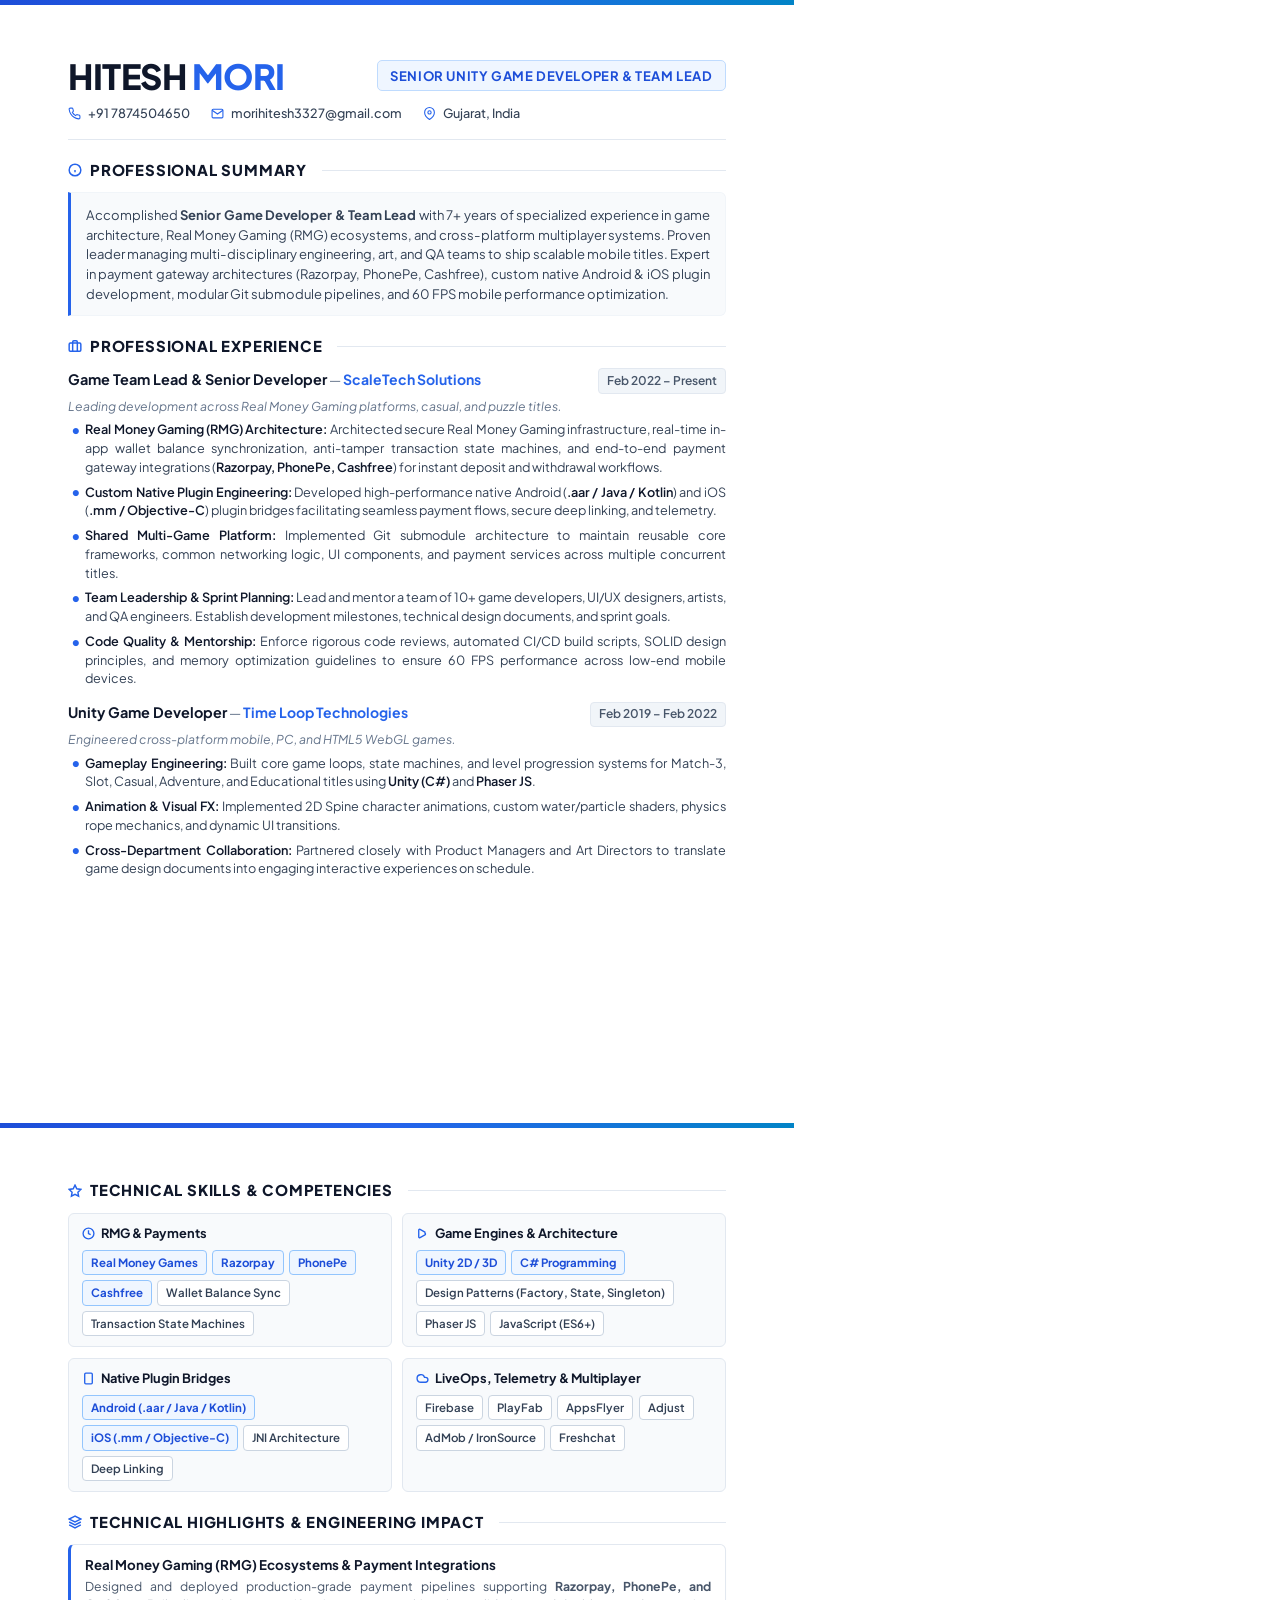
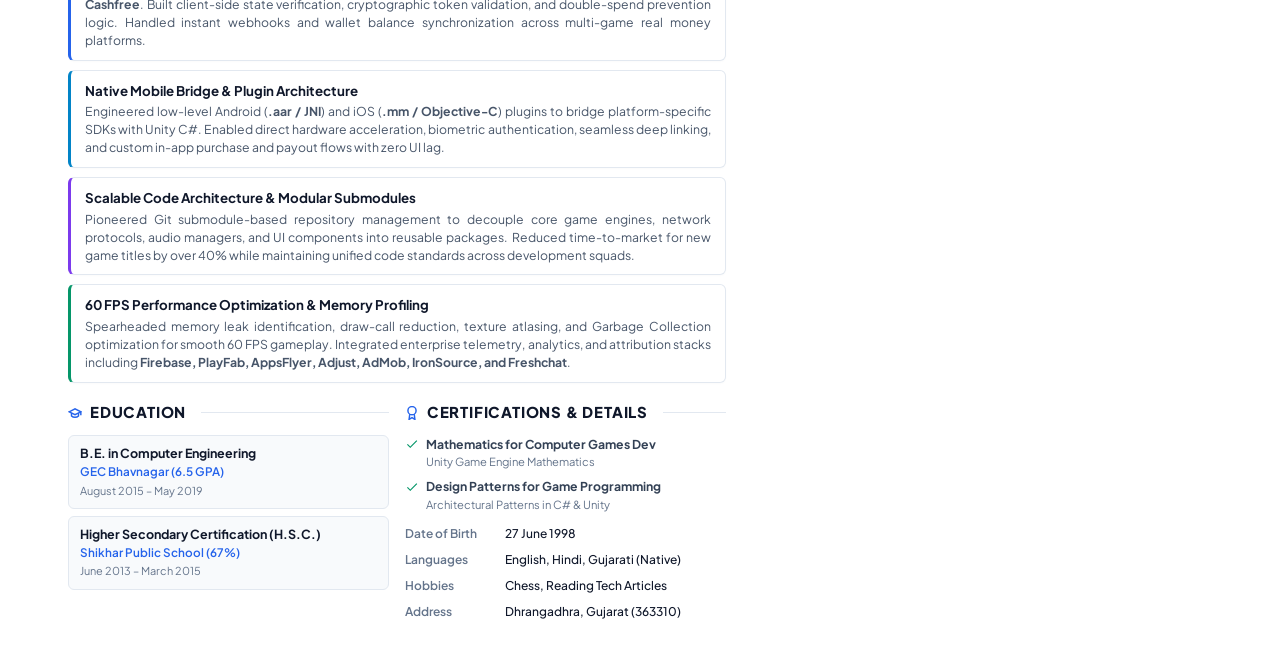
<file: assets/Resume/resume_template.html>
<!DOCTYPE html>
<html lang="en">
<head>
  <meta charset="UTF-8">
  <title>Hitesh Mori - Resume</title>
  <style>
    @import url('https://fonts.googleapis.com/css2?family=Plus+Jakarta+Sans:wght@400;500;600;700;800&family=Inter:wght@400;500;600;700&display=swap');

    @page {
      size: A4 portrait;
      margin: 0;
    }

    * {
      box-sizing: border-box;
      margin: 0;
      padding: 0;
    }

    body {
      font-family: 'Plus Jakarta Sans', 'Inter', -apple-system, BlinkMacSystemFont, 'Segoe UI', Roboto, sans-serif;
      color: #1e293b;
      background-color: #ffffff;
      font-size: 10.2pt;
      line-height: 1.52;
      -webkit-print-color-adjust: exact;
      print-color-adjust: exact;
    }

    .page {
      width: 210mm;
      height: 297mm;
      max-height: 297mm;
      padding: 15mm 18mm 14mm 18mm;
      position: relative;
      background: #ffffff;
      page-break-after: always;
      display: flex;
      flex-direction: column;
      justify-content: flex-start;
      overflow: hidden;
    }

    .page:last-child {
      page-break-after: avoid;
    }

    /* Top Accent Line */
    .top-accent-bar {
      position: absolute;
      top: 0;
      left: 0;
      right: 0;
      height: 5px;
      background: linear-gradient(90deg, #1d4ed8 0%, #2563eb 50%, #0284c7 100%);
    }

    /* Header */
    .header {
      padding-bottom: 12pt;
      border-bottom: 1.5px solid #e2e8f0;
      margin-bottom: 14pt;
    }

    .header-top {
      display: flex;
      justify-content: space-between;
      align-items: center;
      margin-bottom: 7pt;
    }

    .name-title {
      font-size: 26pt;
      font-weight: 800;
      letter-spacing: -0.5px;
      color: #0f172a;
      line-height: 1.1;
    }

    .name-title .last-name {
      color: #2563eb;
    }

    .role-badge {
      display: inline-block;
      background: #eff6ff;
      color: #1d4ed8;
      font-size: 9.8pt;
      font-weight: 700;
      letter-spacing: 0.6px;
      text-transform: uppercase;
      padding: 3.5pt 9pt;
      border-radius: 5px;
      border: 1px solid #bfdbfe;
    }

    .contact-row {
      display: flex;
      flex-wrap: wrap;
      gap: 16pt;
      font-size: 9.5pt;
      color: #475569;
    }

    .contact-item {
      display: inline-flex;
      align-items: center;
      gap: 5pt;
      color: #334155;
      font-weight: 500;
    }

    .contact-item svg {
      color: #2563eb;
      flex-shrink: 0;
    }

    /* Section Component */
    .resume-section {
      margin-bottom: 14pt;
    }

    .resume-section:last-child {
      margin-bottom: 0;
    }

    /* Section Headings */
    .section-title {
      display: flex;
      align-items: center;
      gap: 6pt;
      font-size: 11.2pt;
      font-weight: 800;
      color: #0f172a;
      text-transform: uppercase;
      letter-spacing: 0.8px;
      margin-bottom: 8pt;
    }

    .section-title svg {
      color: #2563eb;
    }

    .section-title::after {
      content: "";
      flex: 1;
      height: 1.5px;
      background: #e2e8f0;
      margin-left: 5pt;
    }

    /* Summary Card */
    .summary-text {
      background: #f8fafc;
      border-left: 3.5px solid #2563eb;
      border-radius: 0 6px 6px 0;
      padding: 8.5pt 11pt;
      font-size: 9.8pt;
      color: #334155;
      line-height: 1.52;
      text-align: justify;
      border-top: 1px solid #f1f5f9;
      border-right: 1px solid #f1f5f9;
      border-bottom: 1px solid #f1f5f9;
    }

    /* Experience */
    .experience-card {
      margin-bottom: 10pt;
    }

    .experience-card:last-child {
      margin-bottom: 0;
    }

    .exp-header {
      display: flex;
      justify-content: space-between;
      align-items: baseline;
      margin-bottom: 2pt;
    }

    .exp-role {
      font-size: 10.8pt;
      font-weight: 700;
      color: #0f172a;
    }

    .exp-company {
      font-size: 10.5pt;
      font-weight: 700;
      color: #2563eb;
    }

    .exp-date {
      font-size: 9pt;
      font-weight: 600;
      color: #475569;
      background: #f1f5f9;
      padding: 2pt 6pt;
      border-radius: 4px;
      border: 1px solid #e2e8f0;
    }

    .exp-subtitle {
      font-size: 9.2pt;
      color: #64748b;
      font-style: italic;
      margin-bottom: 4pt;
    }

    ul.bullet-list {
      list-style-type: none;
      padding-left: 0;
    }

    ul.bullet-list li {
      position: relative;
      padding-left: 13pt;
      margin-bottom: 4.5pt;
      font-size: 9.5pt;
      color: #334155;
      line-height: 1.48;
      text-align: justify;
    }

    ul.bullet-list li:last-child {
      margin-bottom: 0;
    }

    ul.bullet-list li::before {
      content: "•";
      position: absolute;
      left: 2pt;
      top: -1pt;
      font-size: 11pt;
      color: #2563eb;
      font-weight: bold;
    }

    ul.bullet-list li strong {
      color: #0f172a;
      font-weight: 600;
    }

    /* Skills Grid */
    .skills-grid {
      display: grid;
      grid-template-columns: 1fr 1fr;
      gap: 8pt;
    }

    .skill-card {
      background: #f8fafc;
      border: 1px solid #e2e8f0;
      border-radius: 6px;
      padding: 7.5pt 9.5pt;
    }

    .skill-card-title {
      font-size: 9.6pt;
      font-weight: 700;
      color: #0f172a;
      margin-bottom: 5pt;
      display: flex;
      align-items: center;
      gap: 5pt;
    }

    .skill-card-title svg {
      color: #2563eb;
    }

    .pill-wrap {
      display: flex;
      flex-wrap: wrap;
      gap: 4pt;
    }

    .pill {
      font-size: 8.6pt;
      font-weight: 600;
      padding: 2.2pt 6pt;
      border-radius: 4px;
      background: #ffffff;
      color: #334155;
      border: 1px solid #cbd5e1;
    }

    .pill.highlight {
      background: #eff6ff;
      color: #1d4ed8;
      border-color: #93c5fd;
      font-weight: 700;
    }

    /* Pillars on Page 2 */
    .pillar-card {
      background: #ffffff;
      border: 1px solid #e2e8f0;
      border-left: 3.5px solid #2563eb;
      border-radius: 6px;
      padding: 7.5pt 10.5pt;
      margin-bottom: 6.5pt;
      box-shadow: 0 1px 2px rgba(0,0,0,0.02);
    }

    .pillar-card:last-child {
      margin-bottom: 0;
    }

    .pillar-title {
      font-size: 10pt;
      font-weight: 700;
      color: #0f172a;
      margin-bottom: 2pt;
    }

    .pillar-desc {
      font-size: 9.2pt;
      color: #475569;
      line-height: 1.46;
      text-align: justify;
    }

    /* 2 Column on Page 2 (Education & Details) */
    .page2-grid {
      display: grid;
      grid-template-columns: 1fr 1fr;
      gap: 12pt;
    }

    .edu-card {
      background: #f8fafc;
      border: 1px solid #e2e8f0;
      border-radius: 6px;
      padding: 6.5pt 8.5pt;
      margin-bottom: 5pt;
    }

    .edu-card:last-child {
      margin-bottom: 0;
    }

    .edu-degree {
      font-size: 9.4pt;
      font-weight: 700;
      color: #0f172a;
    }

    .edu-school {
      font-size: 8.8pt;
      color: #2563eb;
      font-weight: 600;
    }

    .edu-meta {
      font-size: 8.2pt;
      color: #64748b;
      margin-top: 1pt;
    }

    .info-table {
      width: 100%;
      border-collapse: collapse;
      font-size: 9pt;
    }

    .info-table td {
      padding: 3pt 0;
      vertical-align: top;
    }

    .info-label {
      width: 75pt;
      font-weight: 600;
      color: #64748b;
    }

    .info-val {
      color: #0f172a;
      font-weight: 500;
    }

    .cert-item {
      display: flex;
      align-items: flex-start;
      gap: 5pt;
      margin-bottom: 5pt;
      font-size: 9.2pt;
      color: #334155;
    }

    .cert-item svg {
      color: #059669;
      flex-shrink: 0;
      margin-top: 2pt;
    }
  </style>
</head>
<body>

  <!-- ==================== PAGE 1 ==================== -->
  <div class="page">
    <div class="top-accent-bar"></div>

    <div class="page-content">
      <!-- HEADER -->
      <header class="header">
        <div class="header-top">
          <div class="name-title">HITESH <span class="last-name">MORI</span></div>
          <div class="role-badge">Senior Unity Game Developer & Team Lead</div>
        </div>
        <div class="contact-row">
          <span class="contact-item">
            <svg viewBox="0 0 24 24" width="13" height="13" fill="none" stroke="currentColor" stroke-width="2"><path d="M22 16.92v3a2 2 0 0 1-2.18 2 19.79 19.79 0 0 1-8.63-3.07 19.5 19.5 0 0 1-6-6 19.79 19.79 0 0 1-3.07-8.67A2 2 0 0 1 4.11 2h3a2 2 0 0 1 2 1.72 12.84 12.84 0 0 0 .7 2.81 2 2 0 0 1-.45 2.11L8.09 9.91a16 16 0 0 0 6 6l1.27-1.27a2 2 0 0 1 2.11-.45 12.84 12.84 0 0 0 2.81.7A2 2 0 0 1 22 16.92z"></path></svg>
            +91 7874504650
          </span>
          <span class="contact-item">
            <svg viewBox="0 0 24 24" width="13" height="13" fill="none" stroke="currentColor" stroke-width="2"><path d="M4 4h16c1.1 0 2 .9 2 2v12c0 1.1-.9 2-2 2H4c-1.1 0-2-.9-2-2V6c0-1.1.9-2 2-2z"></path><polyline points="22,6 12,13 2,6"></polyline></svg>
            morihitesh3327@gmail.com
          </span>
          <span class="contact-item">
            <svg viewBox="0 0 24 24" width="13" height="13" fill="none" stroke="currentColor" stroke-width="2"><path d="M21 10c0 7-9 13-9 13s-9-6-9-13a9 9 0 0 1 18 0z"></path><circle cx="12" cy="10" r="3"></circle></svg>
            Gujarat, India
          </span>
        </div>
      </header>

      <!-- SUMMARY -->
      <section class="resume-section">
        <div class="section-title">
          <svg viewBox="0 0 24 24" width="14" height="14" fill="none" stroke="currentColor" stroke-width="2.5"><circle cx="12" cy="12" r="10"></circle><line x1="12" y1="16" x2="12" y2="12"></line><line x1="12" y1="8" x2="12.01" y2="8"></line></svg>
          Professional Summary
        </div>
        <div class="summary-text">
          Accomplished <strong>Senior Game Developer & Team Lead</strong> with 7+ years of specialized experience in game architecture, Real Money Gaming (RMG) ecosystems, and cross-platform multiplayer systems. Proven leader managing multi-disciplinary engineering, art, and QA teams to ship scalable mobile titles. Expert in payment gateway architectures (Razorpay, PhonePe, Cashfree), custom native Android & iOS plugin development, modular Git submodule pipelines, and 60 FPS mobile performance optimization.
        </div>
      </section>

      <!-- EXPERIENCE -->
      <section class="resume-section">
        <div class="section-title">
          <svg viewBox="0 0 24 24" width="14" height="14" fill="none" stroke="currentColor" stroke-width="2.5"><rect x="2" y="7" width="20" height="14" rx="2" ry="2"></rect><path d="M16 21V5a2 2 0 0 0-2-2h-4a2 2 0 0 0-2 2v16"></path></svg>
          Professional Experience
        </div>

        <!-- JOB 1 -->
        <div class="experience-card">
          <div class="exp-header">
            <div>
              <span class="exp-role">Game Team Lead & Senior Developer</span>
              <span style="color: #64748b; font-weight: 400;"> — </span>
              <span class="exp-company">ScaleTech Solutions</span>
            </div>
            <span class="exp-date">Feb 2022 – Present</span>
          </div>
          <div class="exp-subtitle">Leading development across Real Money Gaming platforms, casual, and puzzle titles.</div>
          <ul class="bullet-list">
            <li><strong>Real Money Gaming (RMG) Architecture:</strong> Architected secure Real Money Gaming infrastructure, real-time in-app wallet balance synchronization, anti-tamper transaction state machines, and end-to-end payment gateway integrations (<strong>Razorpay, PhonePe, Cashfree</strong>) for instant deposit and withdrawal workflows.</li>
            <li><strong>Custom Native Plugin Engineering:</strong> Developed high-performance native Android (<strong>.aar / Java / Kotlin</strong>) and iOS (<strong>.mm / Objective-C</strong>) plugin bridges facilitating seamless payment flows, secure deep linking, and telemetry.</li>
            <li><strong>Shared Multi-Game Platform:</strong> Implemented Git submodule architecture to maintain reusable core frameworks, common networking logic, UI components, and payment services across multiple concurrent titles.</li>
            <li><strong>Team Leadership & Sprint Planning:</strong> Lead and mentor a team of 10+ game developers, UI/UX designers, artists, and QA engineers. Establish development milestones, technical design documents, and sprint goals.</li>
            <li><strong>Code Quality & Mentorship:</strong> Enforce rigorous code reviews, automated CI/CD build scripts, SOLID design principles, and memory optimization guidelines to ensure 60 FPS performance across low-end mobile devices.</li>
          </ul>
        </div>

        <!-- JOB 2 -->
        <div class="experience-card">
          <div class="exp-header">
            <div>
              <span class="exp-role">Unity Game Developer</span>
              <span style="color: #64748b; font-weight: 400;"> — </span>
              <span class="exp-company">Time Loop Technologies</span>
            </div>
            <span class="exp-date">Feb 2019 – Feb 2022</span>
          </div>
          <div class="exp-subtitle">Engineered cross-platform mobile, PC, and HTML5 WebGL games.</div>
          <ul class="bullet-list">
            <li><strong>Gameplay Engineering:</strong> Built core game loops, state machines, and level progression systems for Match-3, Slot, Casual, Adventure, and Educational titles using <strong>Unity (C#)</strong> and <strong>Phaser JS</strong>.</li>
            <li><strong>Animation & Visual FX:</strong> Implemented 2D Spine character animations, custom water/particle shaders, physics rope mechanics, and dynamic UI transitions.</li>
            <li><strong>Cross-Department Collaboration:</strong> Partnered closely with Product Managers and Art Directors to translate game design documents into engaging interactive experiences on schedule.</li>
          </ul>
        </div>
      </section>
    </div>
  </div>


  <!-- ==================== PAGE 2 ==================== -->
  <div class="page">
    <div class="top-accent-bar"></div>

    <div class="page-content">
      
      <!-- TECHNICAL SKILLS & EXPERTISE -->
      <section class="resume-section">
        <div class="section-title">
          <svg viewBox="0 0 24 24" width="14" height="14" fill="none" stroke="currentColor" stroke-width="2.5"><polygon points="12 2 15.09 8.26 22 9.27 17 14.14 18.18 21.02 12 17.77 5.82 21.02 7 14.14 2 9.27 8.91 8.26 12 2"></polygon></svg>
          Technical Skills & Competencies
        </div>
        <div class="skills-grid">
          
          <div class="skill-card">
            <div class="skill-card-title">
              <svg viewBox="0 0 24 24" width="13" height="13" fill="none" stroke="currentColor" stroke-width="2.5"><circle cx="12" cy="12" r="10"></circle><path d="M12 6v6l4 2"></path></svg>
              RMG & Payments
            </div>
            <div class="pill-wrap">
              <span class="pill highlight">Real Money Games</span>
              <span class="pill highlight">Razorpay</span>
              <span class="pill highlight">PhonePe</span>
              <span class="pill highlight">Cashfree</span>
              <span class="pill">Wallet Balance Sync</span>
              <span class="pill">Transaction State Machines</span>
            </div>
          </div>

          <div class="skill-card">
            <div class="skill-card-title">
              <svg viewBox="0 0 24 24" width="13" height="13" fill="none" stroke="currentColor" stroke-width="2.5"><path d="M16.5 9.4 7.55 4.24a1.78 1.78 0 0 0-2.5 1.55v12.42a1.78 1.78 0 0 0 2.5 1.55L16.5 14.6a1.78 1.78 0 0 0 0-3.2z"/></svg>
              Game Engines & Architecture
            </div>
            <div class="pill-wrap">
              <span class="pill highlight">Unity 2D / 3D</span>
              <span class="pill highlight">C# Programming</span>
              <span class="pill">Design Patterns (Factory, State, Singleton)</span>
              <span class="pill">Phaser JS</span>
              <span class="pill">JavaScript (ES6+)</span>
            </div>
          </div>

          <div class="skill-card">
            <div class="skill-card-title">
              <svg viewBox="0 0 24 24" width="13" height="13" fill="none" stroke="currentColor" stroke-width="2.5"><rect x="5" y="2" width="14" height="20" rx="2" ry="2"></rect><line x1="12" y1="18" x2="12.01" y2="18"></line></svg>
              Native Plugin Bridges
            </div>
            <div class="pill-wrap">
              <span class="pill highlight">Android (.aar / Java / Kotlin)</span>
              <span class="pill highlight">iOS (.mm / Objective-C)</span>
              <span class="pill">JNI Architecture</span>
              <span class="pill">Deep Linking</span>
            </div>
          </div>

          <div class="skill-card">
            <div class="skill-card-title">
              <svg viewBox="0 0 24 24" width="13" height="13" fill="none" stroke="currentColor" stroke-width="2.5"><path d="M17.5 19H9a7 7 0 1 1 6.71-9h1.79a4.5 4.5 0 1 1 0 9Z"/></svg>
              LiveOps, Telemetry & Multiplayer
            </div>
            <div class="pill-wrap">
              <span class="pill">Firebase</span>
              <span class="pill">PlayFab</span>
              <span class="pill">AppsFlyer</span>
              <span class="pill">Adjust</span>
              <span class="pill">AdMob / IronSource</span>
              <span class="pill">Freshchat</span>
            </div>
          </div>

        </div>
      </section>

      <!-- CORE PILLARS & ARCHITECTURE IMPACT -->
      <section class="resume-section">
        <div class="section-title">
          <svg viewBox="0 0 24 24" width="14" height="14" fill="none" stroke="currentColor" stroke-width="2.5"><polygon points="12 2 2 7 12 12 22 7 12 2"></polygon><polyline points="2 17 12 22 22 17"></polyline><polyline points="2 12 12 17 22 12"></polyline></svg>
          Technical Highlights & Engineering Impact
        </div>

        <div class="pillar-card" style="border-left-color: #2563eb;">
          <div class="pillar-title">Real Money Gaming (RMG) Ecosystems & Payment Integrations</div>
          <div class="pillar-desc">
            Designed and deployed production-grade payment pipelines supporting <strong>Razorpay, PhonePe, and Cashfree</strong>. Built client-side state verification, cryptographic token validation, and double-spend prevention logic. Handled instant webhooks and wallet balance synchronization across multi-game real money platforms.
          </div>
        </div>

        <div class="pillar-card" style="border-left-color: #0284c7;">
          <div class="pillar-title">Native Mobile Bridge & Plugin Architecture</div>
          <div class="pillar-desc">
            Engineered low-level Android (<strong>.aar / JNI</strong>) and iOS (<strong>.mm / Objective-C</strong>) plugins to bridge platform-specific SDKs with Unity C#. Enabled direct hardware acceleration, biometric authentication, seamless deep linking, and custom in-app purchase and payout flows with zero UI lag.
          </div>
        </div>

        <div class="pillar-card" style="border-left-color: #7c3aed;">
          <div class="pillar-title">Scalable Code Architecture & Modular Submodules</div>
          <div class="pillar-desc">
            Pioneered Git submodule-based repository management to decouple core game engines, network protocols, audio managers, and UI components into reusable packages. Reduced time-to-market for new game titles by over 40% while maintaining unified code standards across development squads.
          </div>
        </div>

        <div class="pillar-card" style="border-left-color: #059669;">
          <div class="pillar-title">60 FPS Performance Optimization & Memory Profiling</div>
          <div class="pillar-desc">
            Spearheaded memory leak identification, draw-call reduction, texture atlasing, and Garbage Collection optimization for smooth 60 FPS gameplay. Integrated enterprise telemetry, analytics, and attribution stacks including <strong>Firebase, PlayFab, AppsFlyer, Adjust, AdMob, IronSource, and Freshchat</strong>.
          </div>
        </div>
      </section>

      <!-- EDUCATION, CERTIFICATIONS & DETAILS -->
      <section class="resume-section">
        <div class="page2-grid">
          
          <!-- LEFT: EDUCATION -->
          <div>
            <div class="section-title">
              <svg viewBox="0 0 24 24" width="14" height="14" fill="none" stroke="currentColor" stroke-width="2.5"><path d="M22 10v6M2 10l10-5 10 5-10 5z"></path><path d="M6 12v5c3 3 9 3 12 0v-5"></path></svg>
              Education
            </div>
            <div class="edu-card">
              <div class="edu-degree">B.E. in Computer Engineering</div>
              <div class="edu-school">GEC Bhavnagar (6.5 GPA)</div>
              <div class="edu-meta">August 2015 – May 2019</div>
            </div>
            <div class="edu-card" style="margin-bottom:0;">
              <div class="edu-degree">Higher Secondary Certification (H.S.C.)</div>
              <div class="edu-school">Shikhar Public School (67%)</div>
              <div class="edu-meta">June 2013 – March 2015</div>
            </div>
          </div>

          <!-- RIGHT: CERTIFICATIONS & PERSONAL DETAILS -->
          <div>
            <div class="section-title">
              <svg viewBox="0 0 24 24" width="14" height="14" fill="none" stroke="currentColor" stroke-width="2.5"><circle cx="12" cy="8" r="7"></circle><polyline points="8.21 13.89 7 23 12 20 17 23 15.79 13.88"></polyline></svg>
              Certifications & Details
            </div>
            <div class="cert-item">
              <svg viewBox="0 0 24 24" width="14" height="14" fill="currentColor"><path d="M9 16.17L4.83 12l-1.42 1.41L9 19 21 7l-1.41-1.41z"/></svg>
              <div>
                <strong>Mathematics for Computer Games Dev</strong>
                <div style="font-size: 8.4pt; color: #64748b;">Unity Game Engine Mathematics</div>
              </div>
            </div>
            <div class="cert-item" style="margin-bottom: 6pt;">
              <svg viewBox="0 0 24 24" width="14" height="14" fill="currentColor"><path d="M9 16.17L4.83 12l-1.42 1.41L9 19 21 7l-1.41-1.41z"/></svg>
              <div>
                <strong>Design Patterns for Game Programming</strong>
                <div style="font-size: 8.4pt; color: #64748b;">Architectural Patterns in C# & Unity</div>
              </div>
            </div>

            <table class="info-table">
              <tr>
                <td class="info-label">Date of Birth</td>
                <td class="info-val">27 June 1998</td>
              </tr>
              <tr>
                <td class="info-label">Languages</td>
                <td class="info-val">English, Hindi, Gujarati (Native)</td>
              </tr>
              <tr>
                <td class="info-label">Hobbies</td>
                <td class="info-val">Chess, Reading Tech Articles</td>
              </tr>
              <tr>
                <td class="info-label">Address</td>
                <td class="info-val">Dhrangadhra, Gujarat (363310)</td>
              </tr>
            </table>
          </div>

        </div>
      </section>

    </div>
  </div>

</body>
</html>
</file>
<file: assets/css/style.css>
/* Main Aggregate Stylesheet */

@import url('https://fonts.googleapis.com/css2?family=Inter:wght@300;400;500;600;700&family=Plus+Jakarta+Sans:wght@500;600;700;800&family=JetBrains+Mono:wght@400;500&display=swap');

/* Base Styles */
@import url('./base/variables.css?v=6');
@import url('./base/reset.css?v=6');

/* Layout Styles */
@import url('./layouts/navbar.css?v=6');
@import url('./layouts/footer.css?v=6');

/* Component Styles */
@import url('./components/buttons.css?v=6');
@import url('./components/hero.css?v=6');
@import url('./components/cards.css?v=6');
@import url('./components/workflow.css?v=6');
@import url('./components/modal.css?v=6');

/* Non-wrapping Section Headers & Titles */
.section-header {
  text-align: center;
  max-width: 100% !important;
  width: 100% !important;
  margin: 0 auto 3rem auto;
  display: flex;
  flex-direction: column;
  align-items: center;
}

.section-header__title {
  font-size: clamp(1.2rem, 3.1vw, 2.4rem) !important;
  font-weight: 800 !important;
  margin-bottom: 0.75rem !important;
  white-space: nowrap !important;
  max-width: 100% !important;
  overflow: hidden !important;
  text-overflow: ellipsis !important;
}

.section-header__subtitle {
  font-size: clamp(0.75rem, 1.5vw, 1.05rem) !important;
  color: var(--text-muted) !important;
  white-space: nowrap !important;
  max-width: 100% !important;
  overflow: hidden !important;
  text-overflow: ellipsis !important;
}

/* Additional Page Sections & Responsive Grids */

/* Tech Stack Interactive Grid */
.tech-grid {
  display: grid;
  grid-template-columns: repeat(4, 1fr);
  gap: 1.5rem;
}

.tech-grid__item {
  background: var(--bg-card);
  border: 1px solid var(--border-color);
  border-radius: var(--radius-md);
  padding: 1.5rem;
  transition: var(--transition-normal);
  display: flex;
  flex-direction: column;
  gap: 0.75rem;
}

.tech-grid__item:hover {
  transform: translateY(-4px);
  border-color: var(--accent-primary);
  box-shadow: var(--shadow-md);
}

.tech-grid__header {
  display: flex;
  align-items: center;
  gap: 0.85rem;
}

.tech-grid__icon-box {
  width: 42px;
  height: 42px;
  border-radius: var(--radius-sm);
  background: var(--bg-subtle);
  border: 1px solid var(--border-color);
  display: flex;
  align-items: center;
  justify-content: center;
  color: var(--accent-primary);
  font-weight: 800;
  font-size: 1.1rem;
  flex-shrink: 0;
}

.tech-grid__title {
  font-size: 1.1rem;
  font-weight: 700;
  color: var(--text-main);
}

.tech-grid__detail {
  font-size: 0.85rem;
  color: var(--text-muted);
  line-height: 1.5;
}

@media (max-width: 1024px) {
  .tech-grid {
    grid-template-columns: repeat(2, 1fr);
  }
}

@media (max-width: 540px) {
  .tech-grid {
    grid-template-columns: 1fr;
  }
}

/* Hire Me / CTA Banner */
.cta-banner {
  background: var(--gradient-primary);
  border-radius: var(--radius-lg);
  padding: 4rem 2.5rem;
  color: #ffffff;
  position: relative;
  overflow: hidden;
  box-shadow: var(--shadow-lg);
  margin-bottom: 2rem;
}

.cta-banner__inner {
  position: relative;
  z-index: 2;
  max-width: 780px;
  margin: 0 auto;
  text-align: center;
}

.cta-banner__title {
  font-size: clamp(2rem, 4vw, 3rem);
  color: #ffffff;
  margin-bottom: 1rem;
}

.cta-banner__desc {
  font-size: clamp(0.95rem, 1.5vw, 1.125rem);
  color: rgba(255, 255, 255, 0.9);
  margin-bottom: 2rem;
  line-height: 1.6;
}

.cta-banner__badges {
  display: flex;
  justify-content: center;
  gap: 0.75rem;
  flex-wrap: wrap;
  margin-bottom: 2.5rem;
}

.cta-badge {
  padding: 0.4rem 1rem;
  border-radius: var(--radius-full);
  background: rgba(255, 255, 255, 0.15);
  backdrop-filter: blur(8px);
  border: 1px solid rgba(255, 255, 255, 0.25);
  font-size: 0.85rem;
  font-weight: 600;
  color: #ffffff;
}

.cta-banner__actions {
  display: flex;
  justify-content: center;
  gap: 1rem;
  flex-wrap: wrap;
}

@media (max-width: 640px) {
  .cta-banner {
    padding: 2.5rem 1.5rem;
  }
  .cta-banner__actions .btn {
    width: 100%;
  }
}

/* Contact Direct Cards (4 in One Row) */
.contact-grid {
  display: grid;
  grid-template-columns: repeat(4, 1fr);
  gap: 1.25rem;
  max-width: 1280px;
  margin: 0 auto;
}

.contact-card {
  display: flex;
  flex-direction: column;
  align-items: flex-start;
  padding: 1.75rem 1.25rem;
  background: var(--bg-card);
  border: 1px solid var(--border-color);
  border-radius: var(--radius-lg);
  text-decoration: none;
  color: inherit;
  transition: transform var(--transition-fast), border-color var(--transition-fast), box-shadow var(--transition-fast);
  position: relative;
  overflow: hidden;
  height: 100%;
}

.contact-card:hover {
  transform: translateY(-4px);
  border-color: var(--accent-primary);
  box-shadow: 0 12px 24px -8px var(--accent-glow);
}

.contact-card--featured {
  background: linear-gradient(135deg, rgba(56, 189, 248, 0.08) 0%, rgba(37, 99, 235, 0.04) 100%), var(--bg-card);
  border-color: rgba(56, 189, 248, 0.3);
}

.contact-card__icon {
  width: 48px;
  height: 48px;
  border-radius: var(--radius-md);
  background: var(--accent-glow);
  border: 1px solid var(--border-color);
  display: flex;
  align-items: center;
  justify-content: center;
  color: var(--accent-primary);
  margin-bottom: 1.25rem;
  transition: transform var(--transition-fast);
}

.contact-card:hover .contact-card__icon {
  transform: scale(1.08);
}

.contact-card__label {
  font-size: 0.75rem;
  font-weight: 700;
  color: var(--text-subtle);
  text-transform: uppercase;
  letter-spacing: 0.08em;
  margin-bottom: 0.4rem;
}

.contact-card__value {
  font-size: 0.95rem;
  font-weight: 700;
  color: var(--text-main);
  word-break: break-word;
  margin-bottom: 0.5rem;
  line-height: 1.4;
}

.contact-card__desc {
  font-size: 0.8125rem;
  color: var(--text-muted);
  line-height: 1.5;
  margin-bottom: 1.25rem;
  flex-grow: 1;
}

.contact-card__btn {
  display: inline-flex;
  align-items: center;
  gap: 0.5rem;
  font-size: 0.85rem;
  font-weight: 600;
  color: var(--accent-primary);
  padding: 0.4rem 0;
  margin-top: auto;
  transition: gap var(--transition-fast), color var(--transition-fast);
}

.contact-card:hover .contact-card__btn {
  color: var(--accent-hover);
  gap: 0.75rem;
}

.btn-copy-email {
  background: var(--bg-subtle);
  border: 1px solid var(--border-color);
  border-radius: var(--radius-sm);
  color: var(--text-muted);
  width: 28px;
  height: 28px;
  display: inline-flex;
  align-items: center;
  justify-content: center;
  cursor: pointer;
  transition: var(--transition-fast);
  flex-shrink: 0;
}

.btn-copy-email:hover {
  color: var(--text-main);
  border-color: var(--accent-primary);
  background: var(--bg-surface);
}

.btn-copy-email--success {
  border-color: #10b981 !important;
  background: rgba(16, 185, 129, 0.1) !important;
}

@media (max-width: 1100px) {
  .contact-grid {
    grid-template-columns: repeat(2, 1fr);
    gap: 1.25rem;
  }
}

@media (max-width: 600px) {
  .contact-grid {
    grid-template-columns: 1fr;
    gap: 1rem;
  }
}

/* Toast Notifications */
.toast-container {
  position: fixed;
  bottom: 2rem;
  right: 2rem;
  z-index: 3000;
  display: flex;
  flex-direction: column;
  gap: 0.75rem;
  max-width: calc(100vw - 4rem);
}

.toast {
  padding: 1rem 1.5rem;
  border-radius: var(--radius-md);
  background: var(--bg-surface);
  color: var(--text-main);
  border: 1px solid var(--border-color);
  box-shadow: var(--shadow-lg);
  display: flex;
  align-items: center;
  gap: 0.75rem;
  font-size: 0.9375rem;
  font-weight: 600;
  animation: slide-up 0.3s cubic-bezier(0.16, 1, 0.3, 1);
}

@keyframes slide-up {
  from {
    transform: translateY(20px);
    opacity: 0;
  }
  to {
    transform: translateY(0);
    opacity: 1;
  }
}

@keyframes spin {
  to {
    transform: rotate(360deg);
  }
}

/* Filter Bar Responsive Touch Scroll */
#projectFilters {
  overflow-x: auto;
  padding-bottom: 0.5rem;
  -webkit-overflow-scrolling: touch;
  scrollbar-width: none;
}
#projectFilters::-webkit-scrollbar {
  display: none;
}
</file>
